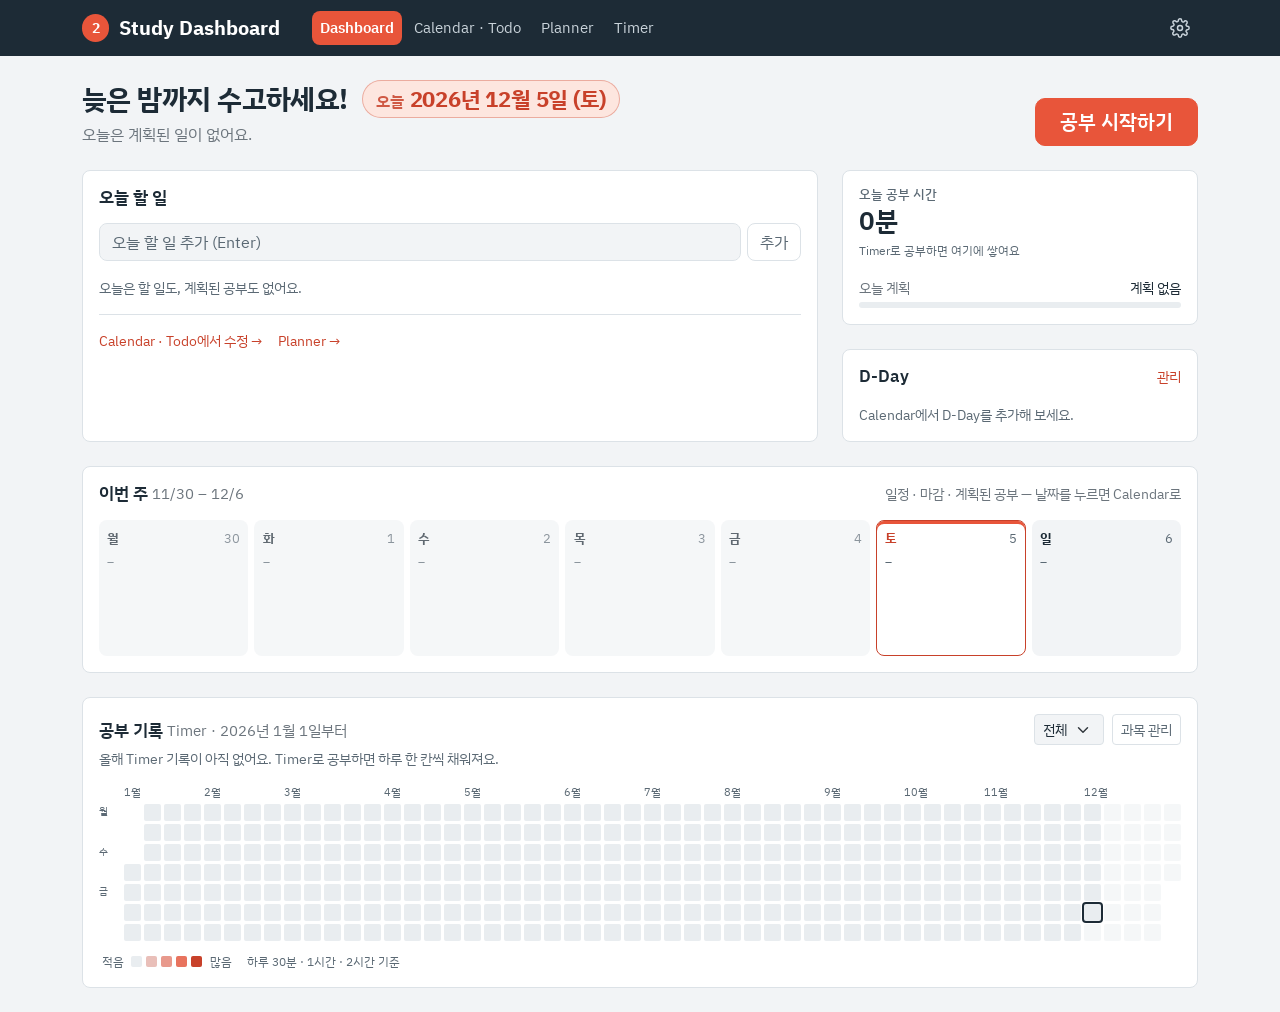
<file: index.html>
<!DOCTYPE html>
<html lang="ko">
<head>
  <meta charset="UTF-8">
  <meta name="viewport" content="width=device-width, initial-scale=1">
  <title>Dashboard | Study Dashboard</title>

  <link rel="preconnect" href="https://fonts.googleapis.com">
  <link rel="preconnect" href="https://fonts.gstatic.com" crossorigin>
  <link rel="stylesheet" href="https://fonts.googleapis.com/css2?family=IBM+Plex+Sans+KR:wght@400;500;600;700&display=swap">
  <link rel="stylesheet" href="https://cdn.jsdelivr.net/npm/bootstrap@5.3.3/dist/css/bootstrap.min.css">
  <link rel="stylesheet" href="css/style.css">
  <link rel="stylesheet" href="css/components.css">
  <link rel="stylesheet" href="css/main.css">
  <link rel="stylesheet" href="css/responsive.css">
  <script src="js/theme.js"></script>  <!-- no defer: applies the saved theme before the page paints -->
</head>
<body>

  <!-- ===== 공통 Header / Navigation (모든 페이지 동일, active만 변경) ===== -->
  <nav class="navbar navbar-expand-lg sd-navbar">
    <div class="container-xl">
      <a class="navbar-brand" href="index.html"><span class="sd-brand-mark">2</span>Study Dashboard</a>
      <button class="navbar-toggler" type="button" data-bs-toggle="collapse" data-bs-target="#sdNav"
              aria-controls="sdNav" aria-expanded="false" aria-label="메뉴 열기">
        <span class="navbar-toggler-icon"></span>
      </button>
      <div class="collapse navbar-collapse" id="sdNav">
        <ul class="navbar-nav ms-lg-3 gap-lg-1">
          <li class="nav-item"><a class="nav-link active" aria-current="page" href="index.html">Dashboard</a></li>
          <li class="nav-item"><a class="nav-link" href="calendar.html">Calendar · Todo</a></li>
          <li class="nav-item"><a class="nav-link" href="planner.html">Planner</a></li>
          <li class="nav-item"><a class="nav-link" href="timer.html">Timer</a></li>
        </ul>
      </div>
    </div>
  </nav>

  <main class="container-xl py-4">
    <!-- 오늘 -->
    <header class="sd-dash-header mb-4">
      <div class="sd-dash-text">
        <div class="sd-dash-title">
          <h1 class="sd-page-title" id="greeting">안녕하세요!</h1>
          <p class="sd-today mb-0" id="todayLabel"></p>
        </div>
        <p class="text-secondary mb-0 mt-1" id="greetingSub"></p>
      </div>
      <a class="btn btn-primary btn-lg px-4 sd-dash-cta" href="timer.html">공부 시작하기</a>
    </header>

    <div class="row g-4 mb-4">
      <!-- 오늘 할 일 (Calendar · Todo의 오늘과 같은 목록) -->
      <section class="col-lg-8" aria-labelledby="listTitle">
        <div class="card h-100"><div class="card-body">
          <div class="d-flex justify-content-between align-items-baseline gap-2 mb-3">
            <h2 class="sd-section-title" id="listTitle">오늘 할 일</h2>
            <span class="small text-secondary" id="listCount"></span>
          </div>
          <form class="sd-quick mb-3" id="quickForm" novalidate>
            <label class="visually-hidden" for="quickTitle">오늘 할 일 추가</label>
            <input class="form-control" id="quickTitle" type="text" maxlength="80" placeholder="오늘 할 일 추가 (Enter)" autocomplete="off">
            <button class="btn btn-outline-secondary" type="submit">추가</button>
          </form>
          <ul class="sd-rows" id="todayList"></ul>
          <p class="sd-rows-empty d-none" id="todayEmpty">오늘은 할 일도, 계획된 공부도 없어요.</p>
          <div class="mt-3 pt-3 border-top d-flex flex-wrap gap-3">
            <a class="sd-more" href="calendar.html">Calendar · Todo에서 수정 →</a>
            <a class="sd-more" href="planner.html">Planner →</a>
          </div>
        </div></div>
      </section>

      <div class="col-lg-4 d-flex flex-column gap-4">
        <!-- 오늘 공부 시간 -->
        <section class="card" aria-labelledby="studyTitle"><div class="card-body">
          <h2 class="sd-stat-label mb-1" id="studyTitle">오늘 공부 시간</h2>
          <div class="sd-stat-value" id="studyTotal">0분</div>
          <div class="sd-stat-note" id="studyNote">Timer 기록 기준</div>
          <div class="mt-3">
            <div class="d-flex justify-content-between small mb-1">
              <span class="text-secondary">오늘 계획</span><span id="planLabel">–</span>
            </div>
            <div class="progress" role="progressbar" aria-label="오늘 계획 진행" aria-valuemin="0" aria-valuemax="100" aria-valuenow="0" id="planBarWrap">
              <div class="progress-bar" id="planBar" style="width:0%"></div>
            </div>
          </div>
        </div></section>

        <!-- D-Day -->
        <section class="card flex-grow-1" aria-labelledby="ddayTitle"><div class="card-body">
          <div class="d-flex justify-content-between align-items-baseline mb-3">
            <h2 class="sd-section-title" id="ddayTitle">D-Day</h2>
            <a class="sd-more" href="calendar.html">관리</a>
          </div>
          <ul class="sd-dday-list" id="ddayList"></ul>
          <p class="sd-empty mb-0 d-none" id="ddayEmpty">Calendar에서 D-Day를 추가해 보세요.</p>
        </div></section>
      </div>
    </div>

    <!-- 이번 주 -->
    <section class="card" aria-labelledby="weekTitle"><div class="card-body">
      <div class="d-flex flex-wrap justify-content-between align-items-baseline gap-2 mb-3">
        <h2 class="sd-section-title" id="weekTitle">이번 주 <span class="small text-secondary fw-normal" id="weekRange"></span></h2>
        <span class="small text-secondary">일정 · 마감 · 계획된 공부 — 날짜를 누르면 Calendar로</span>
      </div>
      <div class="sd-wstrip" id="weekStrip"></div>
    </div></section>

    <!-- 공부 기록: Timer 잔디 -->
    <section class="card mt-4" aria-labelledby="heatTitle"><div class="card-body">
      <div class="d-flex flex-wrap justify-content-between align-items-center gap-2 mb-1">
        <h2 class="sd-section-title" id="heatTitle">공부 기록 <span class="small text-secondary fw-normal" id="heatYear">Timer · 1월 1일부터</span></h2>
        <div class="d-flex align-items-center gap-2">
          <label class="visually-hidden" for="heatSubject">과목</label>
          <select class="form-select form-select-sm" id="heatSubject"></select>
          <button class="btn btn-sm btn-outline-secondary text-nowrap" type="button" id="subjectToggle" aria-expanded="false" aria-controls="subjectBox">과목 관리</button>
        </div>
      </div>
      <p class="sd-heat-summary mb-3" id="heatSummary"></p>

      <div class="sd-subject-box d-none mb-3" id="subjectBox">
        <form class="sd-quick mb-2" id="subjectForm" novalidate>
          <label class="visually-hidden" for="subjectName">과목 이름</label>
          <input class="form-control form-control-sm" id="subjectName" type="text" maxlength="30" placeholder="과목 추가 (예: 자료구조)" autocomplete="off">
          <button class="btn btn-sm btn-primary" type="submit">추가</button>
        </form>
        <ul class="sd-subject-list" id="subjectList"></ul>
        <p class="small text-secondary mb-0">할 일 · 일정 · Timer의 과목 칸에서 "+ 새 과목"으로도 추가돼요. 지워도 기록은 남아요.</p>
      </div>

      <div class="sd-heat-scroll" id="heatGrid"></div>
      <div class="sd-heat-legend mt-2" aria-hidden="true">
        <span>적음</span><i class="lv0"></i><i class="lv1"></i><i class="lv2"></i><i class="lv3"></i><i class="lv4"></i><span>많음</span>
        <span class="ms-2">하루 30분 · 1시간 · 2시간 기준</span>
      </div>
    </div></section>
  </main>

  <div class="toast-container position-fixed bottom-0 end-0 p-3">
    <div class="toast" id="toast" role="status" aria-live="polite" aria-atomic="true">
      <div class="d-flex"><div class="toast-body" id="toastMsg"></div>
        <button type="button" class="btn-close me-2 m-auto" data-bs-dismiss="toast" aria-label="닫기"></button></div>
    </div>
  </div>

  <script src="https://cdn.jsdelivr.net/npm/bootstrap@5.3.3/dist/js/bootstrap.bundle.min.js" defer></script>
  <script src="js/storage.js" defer></script>
  <script src="js/settings.js" defer></script>
  <script src="js/planner.js" defer></script>
  <script src="js/stats.js" defer></script>
  <script src="js/views.js" defer></script>
  <script src="js/heatmap.js" defer></script>
  <script src="js/main.js" defer></script>
</body>
</html>
</file>
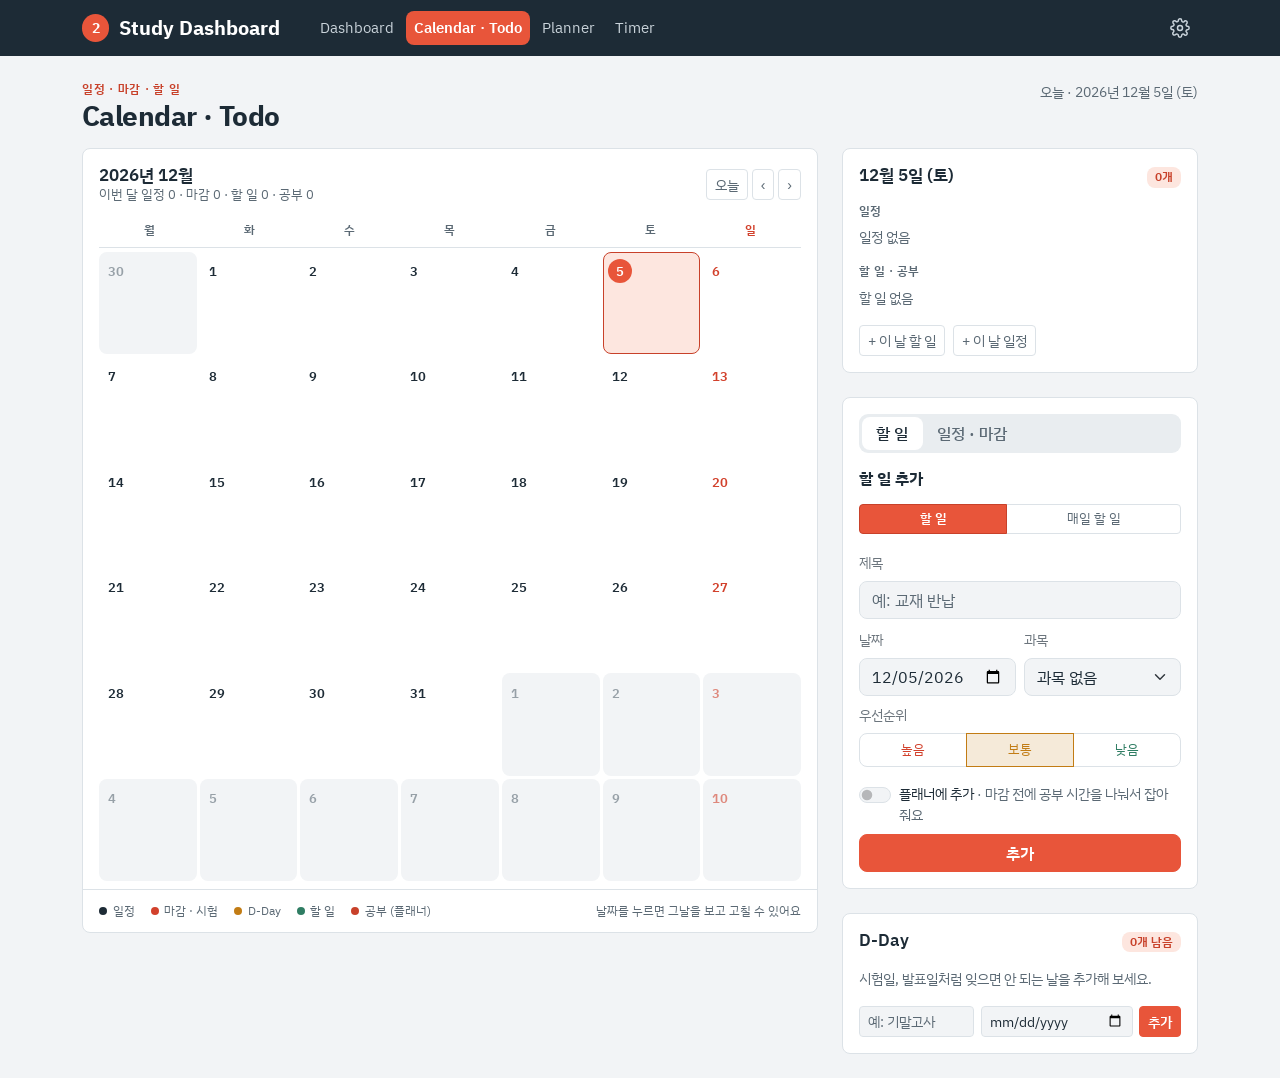
<file: calendar.html>
<!DOCTYPE html>
<html lang="ko">
<head>
  <meta charset="UTF-8">
  <meta name="viewport" content="width=device-width, initial-scale=1">
  <title>Calendar · Todo | Study Dashboard</title>

  <link rel="preconnect" href="https://fonts.googleapis.com">
  <link rel="preconnect" href="https://fonts.gstatic.com" crossorigin>
  <link rel="stylesheet" href="https://fonts.googleapis.com/css2?family=IBM+Plex+Sans+KR:wght@400;500;600;700&display=swap">
  <link rel="stylesheet" href="https://cdn.jsdelivr.net/npm/bootstrap@5.3.3/dist/css/bootstrap.min.css">
  <link rel="stylesheet" href="css/style.css">
  <link rel="stylesheet" href="css/components.css">
  <link rel="stylesheet" href="css/calendar.css">
  <link rel="stylesheet" href="css/responsive.css">
  <script src="js/theme.js"></script>  <!-- no defer: applies the saved theme before the page paints -->
</head>
<body>

  <!-- ===== 공통 Header / Navigation (모든 페이지 동일, active만 변경) ===== -->
  <nav class="navbar navbar-expand-lg sd-navbar">
    <div class="container-xl">
      <a class="navbar-brand" href="index.html"><span class="sd-brand-mark">2</span>Study Dashboard</a>
      <button class="navbar-toggler" type="button" data-bs-toggle="collapse" data-bs-target="#sdNav"
              aria-controls="sdNav" aria-expanded="false" aria-label="메뉴 열기">
        <span class="navbar-toggler-icon"></span>
      </button>
      <div class="collapse navbar-collapse" id="sdNav">
        <ul class="navbar-nav ms-lg-3 gap-lg-1">
          <li class="nav-item"><a class="nav-link" href="index.html">Dashboard</a></li>
          <li class="nav-item"><a class="nav-link active" aria-current="page" href="calendar.html">Calendar · Todo</a></li>
          <li class="nav-item"><a class="nav-link" href="planner.html">Planner</a></li>
          <li class="nav-item"><a class="nav-link" href="timer.html">Timer</a></li>
        </ul>
      </div>
    </div>
  </nav>

  <main class="container-xl py-4">
    <header class="d-flex flex-wrap justify-content-between align-items-end gap-2 mb-3">
      <div>
        <div class="sd-eyebrow">일정 · 마감 · 할 일</div>
        <h1 class="sd-page-title">Calendar · Todo</h1>
      </div>
      <p class="sd-today mb-0" id="todayLabel"></p>
    </header>

    <div class="row g-4 align-items-start">
      <!-- 왼쪽: 달력 -->
      <section class="col-lg-8" aria-labelledby="monthTitle">
        <div class="card">
          <div class="card-body pb-2">
            <div class="d-flex flex-wrap justify-content-between align-items-center gap-2 mb-2">
              <div>
                <h2 class="sd-section-title" id="monthTitle">달력</h2>
                <p class="sd-cal-summary mb-0" id="monthSummary"></p>
              </div>
              <div class="d-flex gap-1">
                <button class="btn btn-sm btn-outline-secondary" type="button" id="todayBtn">오늘</button>
                <button class="btn btn-sm btn-outline-secondary" type="button" id="prevMonth" aria-label="이전 달">‹</button>
                <button class="btn btn-sm btn-outline-secondary" type="button" id="nextMonth" aria-label="다음 달">›</button>
              </div>
            </div>

            <div class="sd-cal-weekdays" aria-hidden="true">
              <span>월</span><span>화</span><span>수</span><span>목</span><span>금</span><span>토</span><span class="is-sun">일</span>
            </div>
            <div class="sd-cal-grid" id="calendarGrid" aria-label="날짜 선택 달력"></div>
          </div>
          <div class="sd-cal-legend">
            <span><i class="sd-dot sd-kind-schedule"></i>일정</span>
            <span><i class="sd-dot sd-kind-deadline"></i>마감 · 시험</span>
            <span><i class="sd-dot sd-kind-dday"></i>D-Day</span>
            <span><i class="sd-dot sd-kind-todo"></i>할 일</span>
            <span><i class="sd-dot sd-kind-session"></i>공부 (플래너)</span>
            <span class="sd-cal-hint">날짜를 누르면 그날을 보고 고칠 수 있어요</span>
          </div>
        </div>
      </section>

      <!-- 오른쪽: 선택한 날 · 추가 · D-Day -->
      <div class="col-lg-4 d-grid gap-4">
        <section class="card" aria-labelledby="selectedTitle"><div class="card-body">
          <div class="d-flex justify-content-between align-items-baseline gap-2 mb-3">
            <h2 class="sd-section-title" id="selectedTitle">선택한 날</h2>
            <span class="badge sd-count" id="selectedCount">0개</span>
          </div>

          <h3 class="sd-sub">일정</h3>
          <ul class="sd-day-items mb-3" id="eventList"></ul>
          <p class="sd-rows-empty small mb-3 d-none" id="eventEmpty">일정 없음</p>

          <h3 class="sd-sub">할 일 · 공부</h3>
          <ul class="sd-rows" id="dayList"></ul>
          <p class="sd-rows-empty small d-none" id="dayEmpty">할 일 없음</p>

          <div class="d-flex flex-wrap gap-2 mt-3">
            <button class="btn btn-sm btn-outline-secondary" type="button" id="addTodoHere">+ 이 날 할 일</button>
            <button class="btn btn-sm btn-outline-secondary" type="button" id="addEventHere">+ 이 날 일정</button>
          </div>
        </div></section>

        <section class="card" aria-label="추가 · 수정" id="addCard"><div class="card-body">
          <ul class="nav nav-pills sd-view-tabs mb-3" role="tablist">
            <li class="nav-item" role="presentation">
              <button class="nav-link active" id="tabTodo" data-bs-toggle="pill" data-bs-target="#paneTodo" type="button" role="tab" aria-controls="paneTodo" aria-selected="true">할 일</button>
            </li>
            <li class="nav-item" role="presentation">
              <button class="nav-link" id="tabEvent" data-bs-toggle="pill" data-bs-target="#paneEvent" type="button" role="tab" aria-controls="paneEvent" aria-selected="false">일정 · 마감</button>
            </li>
          </ul>
          <div class="tab-content">
            <div class="tab-pane fade show active" id="paneTodo" role="tabpanel" aria-labelledby="tabTodo">
              <div id="todoFormRoot"></div>
            </div>

            <div class="tab-pane fade" id="paneEvent" role="tabpanel" aria-labelledby="tabEvent">
              <form id="eventForm" class="d-grid gap-2" novalidate>
                <h2 class="h6 fw-bold d-flex justify-content-between align-items-center mb-1">
                  <span id="eventHeading">일정 추가</span>
                  <span class="badge rounded-pill sd-editing-badge d-none" id="eventBadge">수정 중</span>
                </h2>
                <div class="btn-group w-100" role="group" aria-label="종류">
                  <input type="radio" class="btn-check" name="kind" id="kindSchedule" value="schedule" checked>
                  <label class="btn btn-outline-secondary btn-sm" for="kindSchedule">일정</label>
                  <input type="radio" class="btn-check" name="kind" id="kindDeadline" value="deadline">
                  <label class="btn btn-outline-secondary btn-sm" for="kindDeadline">마감</label>
                </div>
                <div>
                  <label class="form-label small mb-1" for="eventTitle">이름</label>
                  <input class="form-control" id="eventTitle" type="text" maxlength="80" placeholder="예: 동아리 MT" required autocomplete="off">
                </div>
                <div>
                  <label class="form-label small mb-1" for="eventDate">날짜</label>
                  <input class="form-control" id="eventDate" type="date" required>
                </div>

                <div class="row g-2" id="scheduleFields">
                  <div class="col-6">
                    <label class="form-label small mb-1" for="eventStart">시작 <span class="sd-hint">선택</span></label>
                    <input class="form-control" id="eventStart" type="time">
                  </div>
                  <div class="col-6">
                    <label class="form-label small mb-1" for="eventEnd">끝 <span class="sd-hint">선택</span></label>
                    <input class="form-control" id="eventEnd" type="time">
                  </div>
                </div>

                <div class="row g-2 d-none" id="deadlineFields">
                  <div class="col-6">
                    <label class="form-label small mb-1" for="eventType">종류</label>
                    <select class="form-select" id="eventType"></select>
                  </div>
                  <div class="col-6">
                    <label class="form-label small mb-1" for="eventPriority">우선순위</label>
                    <select class="form-select" id="eventPriority"></select>
                  </div>
                  <div class="col-12">
                    <label class="form-label small mb-1" for="eventSubject">과목</label>
                    <select class="form-select" id="eventSubject"></select>
                  </div>
                  <div class="col-12">
                    <div class="form-check">
                      <input class="form-check-input" type="checkbox" id="eventShowDday" checked>
                      <label class="form-check-label small" for="eventShowDday">D-Day로 표시</label>
                    </div>
                    <p class="sd-hint small mb-0">마감은 플래너에 자동으로 들어가요 (작업량은 Planner에서 조정).</p>
                  </div>
                </div>

                <div class="d-flex gap-2 mt-1">
                  <button class="btn btn-primary flex-grow-1" type="submit" id="eventSubmit">+ 추가</button>
                  <button class="btn btn-outline-secondary d-none" type="button" id="eventCancel">취소</button>
                </div>
                <p class="sd-form-status small mb-0" id="formStatus" role="status" aria-live="polite"></p>
              </form>
            </div>
          </div>
        </div></section>

        <section class="card" aria-labelledby="ddayTitle"><div class="card-body">
          <div class="d-flex justify-content-between align-items-baseline mb-3">
            <h2 class="sd-section-title" id="ddayTitle">D-Day</h2>
            <span class="badge sd-count" id="ddayCount">0개</span>
          </div>
          <ul class="sd-dday-list" id="ddayList"></ul>
          <p class="sd-empty mb-0 d-none" id="ddayEmpty">시험일, 발표일처럼 잊으면 안 되는 날을 추가해 보세요.</p>

          <form id="ddayForm" class="sd-dday-form mt-3" novalidate>
            <label class="visually-hidden" for="ddayName">D-Day 이름</label>
            <input class="form-control form-control-sm" id="ddayName" type="text" maxlength="80" placeholder="예: 기말고사" required autocomplete="off">
            <label class="visually-hidden" for="ddayDate">목표 날짜</label>
            <input class="form-control form-control-sm" id="ddayDate" type="date" required>
            <button class="btn btn-sm btn-primary" type="submit">추가</button>
          </form>
          <p class="sd-form-status small mb-0 mt-1" id="ddayStatus" role="status" aria-live="polite"></p>
        </div></section>
      </div>
    </div>
  </main>

  <div class="toast-container position-fixed bottom-0 end-0 p-3">
    <div class="toast" id="toast" role="status" aria-live="polite" aria-atomic="true">
      <div class="d-flex"><div class="toast-body" id="toastMsg"></div>
        <button type="button" class="btn-close me-2 m-auto" data-bs-dismiss="toast" aria-label="닫기"></button></div>
    </div>
  </div>

  <script src="https://cdn.jsdelivr.net/npm/bootstrap@5.3.3/dist/js/bootstrap.bundle.min.js" defer></script>
  <script src="js/storage.js" defer></script>
  <script src="js/settings.js" defer></script>
  <script src="js/planner.js" defer></script>
  <script src="js/views.js" defer></script>
  <script src="js/todoform.js" defer></script>
  <script src="js/calendar.js" defer></script>
</body>
</html>
</file>
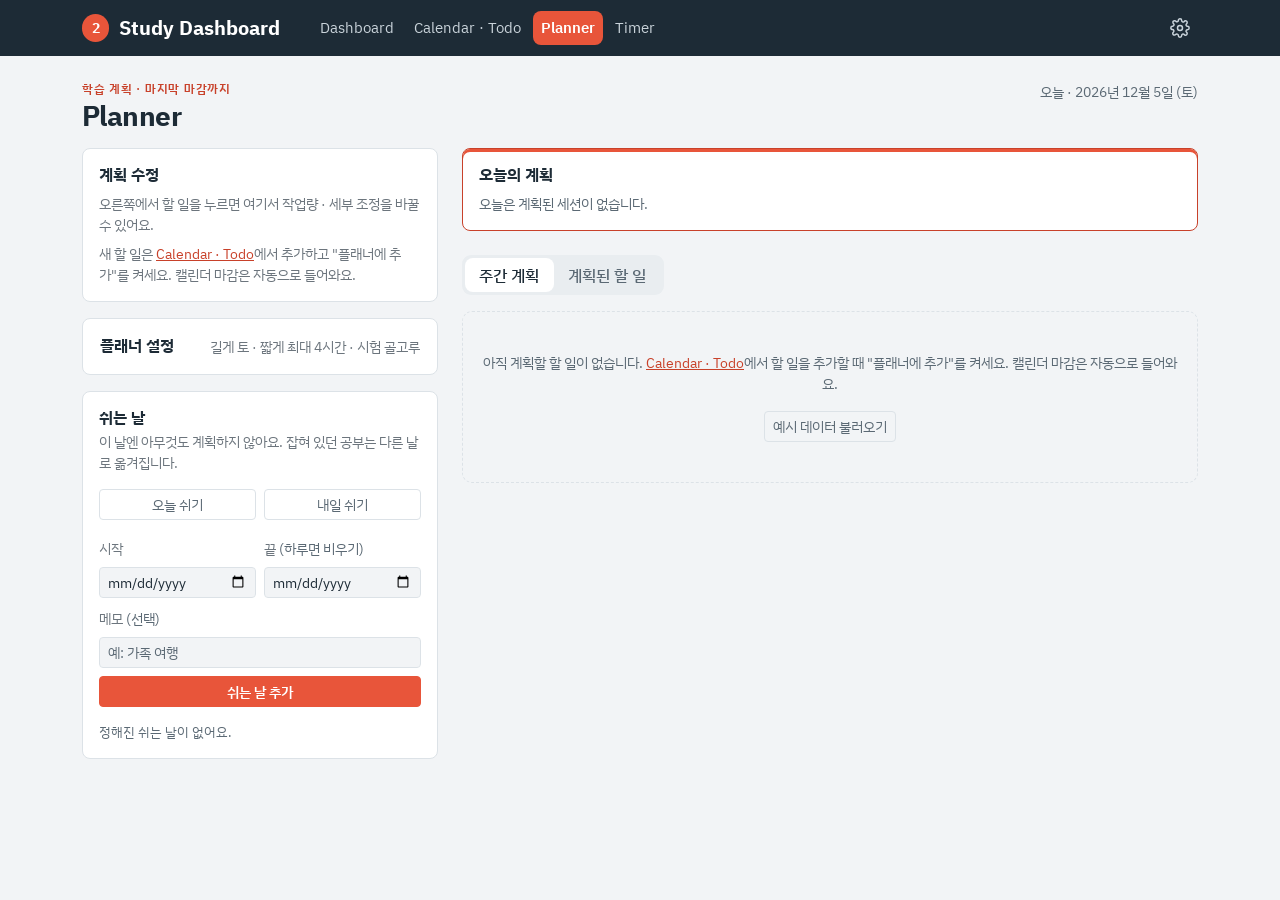
<file: planner.html>
<!DOCTYPE html>
<html lang="ko">
<head>
  <meta charset="UTF-8">
  <meta name="viewport" content="width=device-width, initial-scale=1">
  <title>Planner | Study Dashboard</title>

  <link rel="preconnect" href="https://fonts.googleapis.com">
  <link rel="preconnect" href="https://fonts.gstatic.com" crossorigin>
  <link rel="stylesheet" href="https://fonts.googleapis.com/css2?family=IBM+Plex+Sans+KR:wght@400;500;600;700&display=swap">
  <link rel="stylesheet" href="https://cdn.jsdelivr.net/npm/bootstrap@5.3.3/dist/css/bootstrap.min.css">
  <link rel="stylesheet" href="css/style.css">
  <link rel="stylesheet" href="css/components.css">
  <link rel="stylesheet" href="css/planner.css">
  <link rel="stylesheet" href="css/responsive.css">
  <script src="js/theme.js"></script>  <!-- no defer: applies the saved theme before the page paints -->
</head>
<body>

  <!-- ===== 공통 Header / Navigation (모든 페이지 동일, active만 변경) ===== -->
  <nav class="navbar navbar-expand-lg sd-navbar">
    <div class="container-xl">
      <a class="navbar-brand" href="index.html"><span class="sd-brand-mark">2</span>Study Dashboard</a>
      <button class="navbar-toggler" type="button" data-bs-toggle="collapse" data-bs-target="#sdNav"
              aria-controls="sdNav" aria-expanded="false" aria-label="메뉴 열기">
        <span class="navbar-toggler-icon"></span>
      </button>
      <div class="collapse navbar-collapse" id="sdNav">
        <ul class="navbar-nav ms-lg-3 gap-lg-1">
          <li class="nav-item"><a class="nav-link" href="index.html">Dashboard</a></li>
          <li class="nav-item"><a class="nav-link" href="calendar.html">Calendar · Todo</a></li>
          <li class="nav-item"><a class="nav-link active" aria-current="page" href="planner.html">Planner</a></li>
          <li class="nav-item"><a class="nav-link" href="timer.html">Timer</a></li>
        </ul>
      </div>
    </div>
  </nav>

  <main class="container-xl py-4">
    <header class="d-flex flex-wrap justify-content-between align-items-end gap-2 mb-3">
      <div>
        <div class="sd-eyebrow">학습 계획 · 마지막 마감까지</div>
        <h1 class="sd-page-title">Planner</h1>
      </div>
      <p class="sd-today mb-0" id="todayLabel"></p>
    </header>

    <div class="row g-4 align-items-start">
      <!-- 왼쪽: 계획할 할 일 + 설정 + 쉬는 날 -->
      <div class="col-lg-4">
        <div class="sd-form-card d-grid gap-3">
          <section class="card" aria-label="계획 수정"><div class="card-body" id="formRoot"></div></section>

          <section class="card" aria-labelledby="settingsTitle">
            <div class="card-body">
              <button class="btn btn-link p-0 w-100 d-flex justify-content-between align-items-center sd-collapse-btn" type="button"
                      data-bs-toggle="collapse" data-bs-target="#settingsBody" aria-expanded="false" aria-controls="settingsBody">
                <span class="h6 fw-bold mb-0" id="settingsTitle">플래너 설정</span>
                <span class="small text-secondary" id="settingsSummary"></span>
              </button>
              <div class="collapse" id="settingsBody">
                <div class="pt-3">
                  <span class="form-label small text-secondary d-block" id="availLabel">내 일주일 · 눌러서 바꾸기 (쉼 → 짧게 → 길게)</span>
                  <div class="sd-weekpick mb-1" id="weekPick" role="group" aria-labelledby="availLabel"></div>
                  <p class="small text-secondary mb-3">매주 반복되는 패턴이에요. 짧게: 몇 시간 공부 가능 · 길게: 종일 가능 · 특정 날짜를 쉬려면 아래 '쉬는 날'.</p>

                  <div class="row g-2 mb-3">
                    <div class="col-6">
                      <label for="shortHours" class="form-label small text-secondary">짧게 날 최대 공부</label>
                      <select class="form-select" id="shortHours"></select>
                    </div>
                    <div class="col-6">
                      <label for="longHours" class="form-label small text-secondary">종일 = </label>
                      <select class="form-select" id="longHours"></select>
                    </div>
                  </div>

                  <span class="form-label small text-secondary d-block" id="examStyleLabel">시험 공부 방식</span>
                  <div class="btn-group w-100 mb-1" role="group" aria-labelledby="examStyleLabel">
                    <input type="radio" class="btn-check" name="examStyle" id="examStyleMix" value="mix" autocomplete="off">
                    <label class="btn btn-outline-secondary btn-sm sd-size-btn" for="examStyleMix">골고루</label>
                    <input type="radio" class="btn-check" name="examStyle" id="examStyleSingle" value="single" autocomplete="off">
                    <label class="btn btn-outline-secondary btn-sm sd-size-btn" for="examStyleSingle">하루 한 과목</label>
                  </div>
                  <p class="small text-secondary mb-3" id="examStyleHint"></p>

                  <div class="form-check form-switch mb-3">
                    <input class="form-check-input" type="checkbox" role="switch" id="startEarly">
                    <label class="form-check-label small" for="startEarly">시간 여유가 있으면 시험 공부를 미리 시작 <span class="text-secondary">(이틀에 한 번 1시간, 건너뛰어도 보충 없음)</span></label>
                  </div>
                </div>
              </div>
            </div>
          </section>

          <section class="card sd-break-card" aria-labelledby="breakTitle">
            <div class="card-body">
              <div class="d-flex justify-content-between align-items-baseline gap-2 mb-1">
                <h2 class="h6 fw-bold mb-0" id="breakTitle">쉬는 날</h2>
                <span class="small text-secondary" id="breakCount"></span>
              </div>
              <p class="small text-secondary mb-3">이 날엔 아무것도 계획하지 않아요. 잡혀 있던 공부는 다른 날로 옮겨집니다.</p>
              <div class="d-flex gap-2 mb-3">
                <button type="button" class="btn btn-sm btn-outline-secondary flex-fill" id="breakToday">오늘 쉬기</button>
                <button type="button" class="btn btn-sm btn-outline-secondary flex-fill" id="breakTomorrow">내일 쉬기</button>
              </div>
              <div class="row g-2 mb-2">
                <div class="col-6">
                  <label for="breakFrom" class="form-label small text-secondary">시작</label>
                  <input type="date" class="form-control form-control-sm" id="breakFrom">
                </div>
                <div class="col-6">
                  <label for="breakTo" class="form-label small text-secondary">끝 <span class="sd-hint">(하루면 비우기)</span></label>
                  <input type="date" class="form-control form-control-sm" id="breakTo">
                </div>
                <div class="col-12">
                  <label for="breakNote" class="form-label small text-secondary">메모 <span class="sd-hint">(선택)</span></label>
                  <input type="text" class="form-control form-control-sm" id="breakNote" maxlength="20" placeholder="예: 가족 여행" autocomplete="off">
                </div>
              </div>
              <p class="sd-break-error small mb-2 d-none" id="breakError" role="alert"></p>
              <button type="button" class="btn btn-sm btn-primary w-100" id="addBreak">쉬는 날 추가</button>
              <ul class="sd-break-list mt-3 mb-0" id="breakList"></ul>
            </div>
          </section>
        </div>
      </div>

      <!-- 오른쪽: 오늘 + 주간 계획 / 계획된 할 일 -->
      <div class="col-lg-8">
        <section class="card sd-today-card mb-4" aria-labelledby="todayTitle">
          <div class="card-body">
            <div class="d-flex flex-wrap justify-content-between align-items-baseline gap-2 mb-2">
              <h2 class="h6 fw-bold mb-0" id="todayTitle">오늘의 계획</h2>
              <span class="small text-secondary" id="todayCount"></span>
            </div>
            <div class="alert alert-warning py-2 small d-none" id="overflowAlert" role="status"></div>
            <div class="sd-break-today d-none" id="breakTodayNote">
              <span id="breakTodayText">오늘은 쉬는 날이에요.</span>
              <button type="button" class="btn btn-sm btn-link p-0" id="breakTodayUndo">취소하고 공부하기</button>
            </div>
            <ul class="sd-rows" id="todayPlan"></ul>
            <p class="sd-rows-empty d-none" id="todayEmpty">오늘은 계획된 세션이 없습니다.</p>
          </div>
        </section>

        <div class="sd-toolbar d-flex flex-wrap justify-content-between align-items-center gap-2 mb-3">
          <ul class="nav nav-pills sd-view-tabs" role="group" aria-label="보기 전환">
            <li class="nav-item"><button type="button" class="nav-link active" data-view="week" aria-pressed="true">주간 계획</button></li>
            <li class="nav-item"><button type="button" class="nav-link" data-view="list" aria-pressed="false">계획된 할 일</button></li>
          </ul>
          <div class="d-flex flex-wrap align-items-center gap-2 invisible" id="listFilters">
            <select class="form-select form-select-sm" id="filterStatus" aria-label="상태 필터">
              <option value="open">진행 중</option>
              <option value="done">완료</option>
              <option value="all">전체</option>
            </select>
            <select class="form-select form-select-sm" id="filterType" aria-label="종류 필터">
              <option value="all">모든 종류</option>
            </select>
          </div>
        </div>

        <div id="weekView">
          <div class="d-flex flex-wrap align-items-center gap-2 mb-3">
            <strong class="me-auto" id="weekLabel"></strong>
            <div class="btn-group btn-group-sm" role="group" aria-label="주 선택">
              <input type="radio" class="btn-check" name="weekPick" id="wk0" value="0" checked>
              <label class="btn btn-outline-secondary" for="wk0">오늘부터 7일</label>
              <input type="radio" class="btn-check" name="weekPick" id="wk1" value="7">
              <label class="btn btn-outline-secondary" for="wk1">그다음 7일</label>
            </div>
          </div>
          <div class="sd-week" id="weekGrid"></div>
          <p class="small text-secondary mt-2 mb-0">세션 위치는 오늘 기준 예상입니다. 할 일을 추가하거나 세션을 체크하면 자동으로 다시 계산됩니다.</p>
        </div>

        <div id="listView" class="d-none"></div>

        <div class="sd-empty d-none" id="emptyState">
          <p class="mb-3">아직 계획할 할 일이 없습니다. <a href="calendar.html">Calendar · Todo</a>에서 할 일을 추가할 때 "플래너에 추가"를 켜세요. 캘린더 마감은 자동으로 들어와요.</p>
          <button type="button" class="btn btn-sm btn-outline-secondary" id="seedBtn">예시 데이터 불러오기</button>
        </div>
      </div>
    </div>
  </main>

  <!-- 계획된 할 일 1개 (planner-page.js가 복제) -->
  <template id="tplTask">
    <li class="sd-task">
      <input class="form-check-input" type="checkbox" data-action="complete" aria-label="완료">
      <div class="sd-task-body">
        <span class="sd-task-title"></span>
        <div class="sd-task-meta">
          <span class="badge rounded-pill sd-type"></span>
          <span class="sd-size" aria-label=""></span>
          <span class="badge rounded-pill sd-subj"></span>
          <span class="sd-studied"></span>
          <span class="sd-when"></span>
          <span class="badge rounded-pill sd-custom d-none">맞춤</span>
          <span class="badge rounded-pill sd-source d-none">캘린더</span>
          <span class="badge rounded-pill sd-orphan d-none">캘린더에서 삭제됨</span>
        </div>
      </div>
      <div class="sd-task-actions">
        <button type="button" class="btn btn-sm btn-link" data-action="edit">수정</button>
      </div>
    </li>
  </template>

  <div class="toast-container position-fixed bottom-0 end-0 p-3">
    <div class="toast align-items-center" id="toast" role="status" aria-live="polite" aria-atomic="true">
      <div class="d-flex">
        <div class="toast-body" id="toastMsg"></div>
        <button type="button" class="btn-close me-2 m-auto" data-bs-dismiss="toast" aria-label="닫기"></button>
      </div>
    </div>
  </div>

  <script src="https://cdn.jsdelivr.net/npm/bootstrap@5.3.3/dist/js/bootstrap.bundle.min.js" defer></script>
  <script src="js/storage.js" defer></script>
  <script src="js/settings.js" defer></script>
  <script src="js/planner.js" defer></script>
  <script src="js/views.js" defer></script>
  <script src="js/todoform.js" defer></script>
  <script src="js/planner-page.js" defer></script>
</body>
</html>
</file>
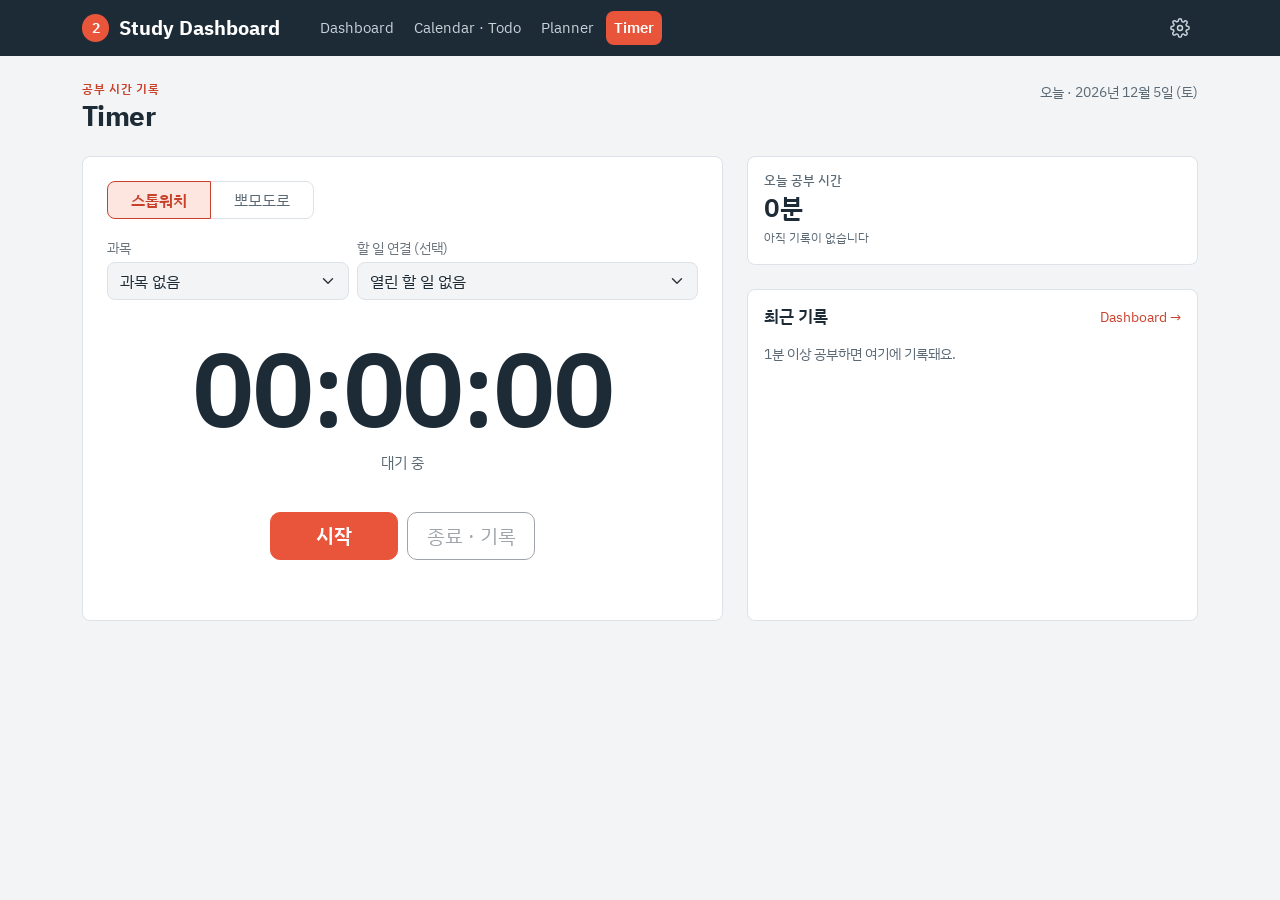
<file: timer.html>
<!DOCTYPE html>
<html lang="ko">
<head>
  <meta charset="UTF-8">
  <meta name="viewport" content="width=device-width, initial-scale=1">
  <title>Timer | Study Dashboard</title>

  <link rel="preconnect" href="https://fonts.googleapis.com">
  <link rel="preconnect" href="https://fonts.gstatic.com" crossorigin>
  <link rel="stylesheet" href="https://fonts.googleapis.com/css2?family=IBM+Plex+Sans+KR:wght@400;500;600;700&display=swap">
  <link rel="stylesheet" href="https://cdn.jsdelivr.net/npm/bootstrap@5.3.3/dist/css/bootstrap.min.css">
  <link rel="stylesheet" href="css/style.css">
  <link rel="stylesheet" href="css/components.css">
  <link rel="stylesheet" href="css/timer.css">
  <link rel="stylesheet" href="css/responsive.css">
  <script src="js/theme.js"></script>  <!-- no defer: applies the saved theme before the page paints -->
</head>
<body>

  <!-- ===== 공통 Header / Navigation (모든 페이지 동일, active만 변경) ===== -->
  <nav class="navbar navbar-expand-lg sd-navbar">
    <div class="container-xl">
      <a class="navbar-brand" href="index.html"><span class="sd-brand-mark">2</span>Study Dashboard</a>
      <button class="navbar-toggler" type="button" data-bs-toggle="collapse" data-bs-target="#sdNav"
              aria-controls="sdNav" aria-expanded="false" aria-label="메뉴 열기">
        <span class="navbar-toggler-icon"></span>
      </button>
      <div class="collapse navbar-collapse" id="sdNav">
        <ul class="navbar-nav ms-lg-3 gap-lg-1">
          <li class="nav-item"><a class="nav-link" href="index.html">Dashboard</a></li>
          <li class="nav-item"><a class="nav-link" href="calendar.html">Calendar · Todo</a></li>
          <li class="nav-item"><a class="nav-link" href="planner.html">Planner</a></li>
          <li class="nav-item"><a class="nav-link active" aria-current="page" href="timer.html">Timer</a></li>
        </ul>
      </div>
    </div>
  </nav>
  <main class="container-xl py-4">
    <header class="d-flex flex-wrap justify-content-between align-items-end gap-2 mb-4">
      <div>
        <div class="sd-eyebrow">공부 시간 기록</div>
        <h1 class="sd-page-title">Timer</h1>
      </div>
      <p class="sd-today mb-0" id="todayLabel"></p>
    </header>

    <div class="row g-4">
      <!-- 타이머 -->
      <section class="col-lg-7" aria-labelledby="timerTitle">
        <div class="card h-100"><div class="card-body p-3 p-sm-4">
          <h2 class="visually-hidden" id="timerTitle">타이머</h2>

          <div class="btn-group sd-mode-tabs mb-3" role="group" aria-label="타이머 종류">
            <button type="button" class="btn btn-outline-secondary" data-mode="stopwatch">스톱워치</button>
            <button type="button" class="btn btn-outline-secondary" data-mode="pomodoro">뽀모도로</button>
          </div>

          <div class="row g-2 mb-3">
            <div class="col-sm-5">
              <label class="form-label small text-secondary mb-1" for="subjectSelect">과목</label>
              <select class="form-select" id="subjectSelect"></select>
            </div>
            <div class="col-sm-7">
              <label class="form-label small text-secondary mb-1" for="taskSelect">할 일 연결 <span class="fw-normal">(선택)</span></label>
              <select class="form-select" id="taskSelect"></select>
            </div>
          </div>

          <div class="btn-group btn-group-sm sd-phase-tabs w-100 mb-2" role="group" aria-label="뽀모도로 단계" id="phaseTabs">
            <button type="button" class="btn btn-outline-secondary" data-phase="focus">집중</button>
            <button type="button" class="btn btn-outline-secondary" data-phase="short">짧은 휴식</button>
            <button type="button" class="btn btn-outline-secondary" data-phase="long">긴 휴식</button>
          </div>

          <div class="sd-clock-wrap">
            <div class="sd-clock" id="clock" role="timer" aria-live="off">00:00:00</div>
            <p class="sd-clock-status" id="clockStatus">대기 중</p>
            <div class="progress sd-phase-progress" role="progressbar" aria-label="이번 단계 진행" aria-valuemin="0" aria-valuemax="100" aria-valuenow="0" id="phaseBarWrap">
              <div class="progress-bar" id="phaseBar" style="width:0%"></div>
            </div>
          </div>

          <div class="sd-timer-controls">
            <button type="button" class="btn btn-primary btn-lg" id="startBtn">시작</button>
            <button type="button" class="btn btn-outline-secondary btn-lg" id="stopBtn">종료 · 기록</button>
            <button type="button" class="btn btn-outline-secondary btn-lg" id="resetBtn">리셋</button>
          </div>
          <p class="sd-timer-notice" id="notice" role="status" aria-live="polite"></p>

          <fieldset class="sd-minutes mt-3" id="minutesBox">
            <legend class="small text-secondary mb-2">시간 설정 (분)</legend>
            <div class="sd-minutes-grid">
              <label class="sd-minutes-field">
                <span>집중</span>
                <input class="form-control" type="number" inputmode="numeric" min="1" max="120" data-phase="focus">
              </label>
              <label class="sd-minutes-field">
                <span>짧은 휴식</span>
                <input class="form-control" type="number" inputmode="numeric" min="1" max="30" data-phase="short">
              </label>
              <label class="sd-minutes-field">
                <span>긴 휴식</span>
                <input class="form-control" type="number" inputmode="numeric" min="1" max="60" data-phase="long">
              </label>
            </div>
            <p class="sd-stat-note mb-0">집중이 끝나면 자동으로 기록돼요. 4번째 집중 뒤에는 긴 휴식.</p>
          </fieldset>
        </div></div>
      </section>

      <!-- 오늘 · 최근 기록 -->
      <div class="col-lg-5 d-flex flex-column gap-4">
        <section class="card" aria-labelledby="todayTitle"><div class="card-body">
          <h2 class="sd-stat-label mb-1" id="todayTitle">오늘 공부 시간</h2>
          <div class="sd-stat-value" id="todayTotal">0분</div>
          <div class="sd-stat-note" id="todayNote">아직 기록이 없습니다</div>
        </div></section>

        <section class="card flex-grow-1" aria-labelledby="recentTitle"><div class="card-body">
          <div class="d-flex justify-content-between align-items-baseline mb-3">
            <h2 class="sd-section-title" id="recentTitle">최근 기록</h2>
            <a class="sd-more" href="index.html">Dashboard →</a>
          </div>
          <ul class="sd-log-list" id="recentList"></ul>
          <p class="sd-empty mb-0 d-none" id="recentEmpty">1분 이상 공부하면 여기에 기록돼요.</p>
        </div></section>
      </div>
    </div>
  </main>

  <script src="https://cdn.jsdelivr.net/npm/bootstrap@5.3.3/dist/js/bootstrap.bundle.min.js" defer></script>
  <script src="js/storage.js" defer></script>
  <script src="js/settings.js" defer></script>
  <script src="js/stats.js" defer></script>
  <script src="js/views.js" defer></script>
  <script src="js/timer.js" defer></script>
</body>
</html>
</file>
<file: css/components.css>
/* =========================================================
   Shared components (js/views.js, js/todoform.js)
   Day list · week strip · to-do form · badges.
   Loaded by Main, Calendar · Todo, Planner. Colors = style.css tokens only.
   Maintainer: 김주환
   ========================================================= */

/* ---------- kind colors (Calendar chips, day list, week strip) ---------- */
.sd-kind-schedule { --kind: var(--sd-ink); }
.sd-kind-deadline { --kind: var(--sd-high); }
.sd-kind-dday     { --kind: var(--sd-mid); }
.sd-kind-task, .sd-kind-todo { --kind: var(--sd-low); }
.sd-kind-daily    { --kind: var(--sd-mid); }
.sd-kind-due      { --kind: var(--sd-high); }
.sd-kind-session  { --kind: var(--sd-accent-text); }

.sd-hint { color: var(--sd-muted); font-weight: 400; }
.sd-count { background: var(--sd-accent-soft); color: var(--sd-accent-text); font-weight: 600; }

/* ---------- badges ---------- */
.sd-kind { color: var(--kind); background: color-mix(in srgb, var(--kind) 13%, transparent); }
.sd-type { background: var(--sd-sunk); color: var(--sd-ink); }
.sd-type-exam { background: color-mix(in srgb, var(--sd-high) 13%, transparent); color: var(--sd-high); }
.sd-type-project { background: var(--sd-accent-soft); color: var(--sd-accent-text); }
.sd-block { font-weight: 600; background: var(--sd-sunk); color: var(--sd-ink); }
.sd-block-day { background: var(--sd-accent); color: var(--sd-accent-ink); }
.sd-reason { font-weight: 600; }
.sd-reason-overdue { color: var(--sd-high); background: color-mix(in srgb, var(--sd-high) 13%, transparent); }
.sd-reason-due { color: var(--sd-mid); background: color-mix(in srgb, var(--sd-mid) 16%, transparent); }
.sd-reason-catchup, .sd-reason-fallback { color: var(--sd-accent-text); background: var(--sd-accent-soft); }
.sd-reason-early { color: var(--sd-low); background: color-mix(in srgb, var(--sd-low) 13%, transparent); }

/* ---------- day list ---------- */
.sd-rows { list-style: none; margin: 0; padding: 0; display: grid; gap: .4rem; }
.sd-row {
  display: grid; grid-template-columns: 1.2rem minmax(0, 1fr); gap: .65rem; align-items: start;
  padding: .55rem .7rem; border-radius: var(--sd-radius-sm); background: var(--sd-bg); border-left: 3px solid var(--kind, var(--sd-line));
}
.sd-row-todo { --kind: var(--sd-low); }
.sd-row-daily { --kind: var(--sd-mid); }
.sd-row-due { --kind: var(--sd-high); }
.sd-row-session, .sd-row-studied { --kind: var(--sd-accent-text); }
.sd-row .form-check-input { width: 1.2rem; height: 1.2rem; margin: .1rem 0 0; cursor: pointer; }
.sd-row-mark { width: 1.2rem; text-align: center; color: var(--sd-muted); font-weight: 700; line-height: 1.5; }
.sd-row-body { min-width: 0; }
.sd-row-title { display: block; font-weight: 500; overflow-wrap: anywhere; cursor: pointer; text-align: left; }
button.sd-row-title { background: none; border: 0; padding: 0; color: inherit; }
button.sd-row-title:hover, button.sd-row-title:focus-visible { color: var(--sd-accent-text); text-decoration: underline; }
.sd-row-meta { display: flex; flex-wrap: wrap; align-items: center; gap: .3rem; margin-top: .2rem; font-size: .75rem; color: var(--sd-muted); }
.sd-row-meta .badge { font-size: .68rem; }
.sd-row-due { font-variant-numeric: tabular-nums; }
.sd-row.is-done { opacity: .6; }
.sd-row.is-done .sd-row-title { text-decoration: line-through; }
.sd-row-studied.is-done { opacity: .75; }
.sd-row-studied.is-done .sd-row-title { text-decoration: none; }
.sd-rows-empty { color: var(--sd-muted); font-size: .9rem; margin: 0; }

.sd-row.has-finish { grid-template-columns: 1.2rem minmax(0, 1fr) auto; }
.sd-row-finish { font-size: .72rem; padding: .1rem .5rem; align-self: center; }

/* new class inline input (Views.subjectPicker) */
.sd-newsub { display: grid; grid-template-columns: minmax(0, 1fr) auto auto; gap: .3rem; margin-top: .35rem; }

/* quick add (Main, Calendar day) */
.sd-quick { display: grid; grid-template-columns: minmax(0, 1fr) auto; gap: .4rem; }

/* ---------- week strip ---------- */
.sd-wstrip { display: grid; grid-template-columns: repeat(7, minmax(0, 1fr)); gap: .4rem; }
.sd-wday {
  display: flex; flex-direction: column; gap: .3rem; min-width: 0; min-height: 8.5rem; padding: .5rem .45rem;
  background: var(--sd-bg); border: 1px solid transparent; border-radius: var(--sd-radius-sm); color: var(--sd-ink); text-decoration: none;
}
.sd-wday:hover, .sd-wday:focus-visible { border-color: var(--sd-accent-text); color: var(--sd-ink); }
.sd-wday.is-today { background: var(--sd-surface); border-color: var(--sd-accent-text); box-shadow: inset 0 3px 0 var(--sd-accent); }
.sd-wday.is-past { opacity: .7; }
.sd-wday.is-break { background: var(--sd-accent-soft); border-style: dashed; border-color: var(--sd-line); }
.sd-wday-head { display: flex; justify-content: space-between; align-items: baseline; font-size: .8rem; color: var(--sd-muted); }
.sd-wday-head b { color: var(--sd-ink); }
.sd-wday.is-today .sd-wday-head b { color: var(--sd-accent-text); }
.sd-wday-num { font-variant-numeric: tabular-nums; }
.sd-wday-chips { display: flex; flex-direction: column; gap: 3px; min-width: 0; }
.sd-chip-ev, .sd-chip-st {
  display: block; overflow: hidden; text-overflow: ellipsis; white-space: nowrap;
  font-size: .7rem; line-height: 1.4; padding: 1px 5px; border-radius: 4px;
}
.sd-chip-ev { font-weight: 600; }
.sd-chip-ev i { font-style: normal; font-weight: 400; opacity: .8; }
.sd-chip-schedule { color: var(--sd-ink); background: color-mix(in srgb, var(--sd-ink) 10%, transparent); }
.sd-chip-deadline { color: var(--sd-high); background: color-mix(in srgb, var(--sd-high) 13%, transparent); }
.sd-chip-dday { color: var(--sd-mid); background: color-mix(in srgb, var(--sd-mid) 16%, transparent); }
.sd-chip-st { display: flex; justify-content: space-between; gap: .25rem; background: var(--sd-sunk); color: var(--sd-ink); }
.sd-chip-st.sd-block-day { background: var(--sd-accent); color: var(--sd-accent-ink); }
.sd-chip-st.is-done { opacity: .55; }
.sd-chip-st.is-early { border: 1px dashed var(--sd-line); background: transparent; }
.sd-chip-st-title { min-width: 0; overflow: hidden; text-overflow: ellipsis; }
.sd-chip-st-h { flex-shrink: 0; opacity: .8; }
.sd-wday-tag { font-size: .7rem; color: var(--sd-muted); }
.sd-wday-empty { font-size: .75rem; color: var(--sd-muted); }
.sd-wday-total { margin-top: auto; font-size: .7rem; color: var(--sd-muted); font-variant-numeric: tabular-nums; }

/* ---------- to-do form ---------- */
.sd-editing-badge { font-size: .7rem; color: var(--sd-accent-text); background: var(--sd-accent-soft); }
.sd-pri-btn, .sd-size-btn { font-size: .82rem; padding-inline: .25rem; }
.btn-check:checked + .sd-pri-btn.sd-pri-high { color: var(--sd-high); border-color: var(--sd-high); background: color-mix(in srgb, var(--sd-high) 13%, transparent); }
.btn-check:checked + .sd-pri-btn.sd-pri-mid  { color: var(--sd-mid);  border-color: var(--sd-mid);  background: color-mix(in srgb, var(--sd-mid) 16%, transparent); }
.btn-check:checked + .sd-pri-btn.sd-pri-low  { color: var(--sd-low);  border-color: var(--sd-low);  background: color-mix(in srgb, var(--sd-low) 13%, transparent); }
.btn-check:checked + .sd-size-btn { background: var(--sd-accent); border-color: var(--sd-accent-text); color: var(--sd-accent-ink); font-weight: 600; }
.btn-check:not(:checked) + .sd-pri-btn, .btn-check:not(:checked) + .sd-size-btn { background: var(--sd-surface); }
.sd-tform-plan { border-top: 1px dashed var(--sd-line); padding-top: .75rem; margin-top: .25rem; }
.sd-tform-lock { color: var(--sd-accent-text); }
.sd-size-hint { font-size: .8rem; color: var(--sd-muted); display: grid; gap: .15rem; }
.sd-hint-rule { color: var(--sd-ink); font-weight: 500; }
.sd-hint-dates { font-variant-numeric: tabular-nums; }
.sd-hint-factor, .sd-hint-after { color: var(--sd-accent-text); font-weight: 500; }
.sd-hint-early { color: var(--sd-muted); }
.sd-tune-toggle { font-size: .8rem; color: var(--sd-accent-text); text-decoration: none; }
.sd-tune { border-top: 1px dashed var(--sd-line); margin-top: .35rem; }
.sd-tune .form-control::placeholder { color: var(--sd-muted); opacity: .7; }

/* ---------- phones ---------- */
@media (max-width: 767.98px) {
  .sd-wstrip { grid-template-columns: minmax(0, 1fr); gap: .3rem; }
  .sd-wday { min-height: 0; flex-direction: row; flex-wrap: wrap; align-items: flex-start; }
  .sd-wday-head { width: 3.2rem; flex-direction: column; gap: 0; }
  .sd-wday-chips { flex: 1; }
  .sd-wday-total { margin-top: 0; width: 100%; padding-left: 3.5rem; }
}
</file>
<file: css/main.css>
/* =========================================================
   Dashboard (index.html) only. Day list + week strip: components.css.
   ========================================================= */
#todayList:empty { display: none; }

/* header: greeting + highlighted date on the left · button on the right (under the text on phones) */
.sd-dash-header { display: flex; flex-wrap: wrap; justify-content: space-between; align-items: flex-end; gap: 1rem; }
.sd-dash-title { display: flex; flex-wrap: wrap; align-items: center; gap: .5rem .9rem; }
.sd-dash-header .sd-today {
  display: inline-flex; align-items: baseline; gap: .4rem;
  padding: .3rem .85rem; border-radius: 999px;
  background: var(--sd-accent-soft); color: var(--sd-accent-text); box-shadow: inset 0 0 0 1px color-mix(in srgb, var(--sd-accent-text) 35%, transparent);
  font-size: clamp(1.05rem, .9rem + .6vw, 1.35rem); font-weight: 700; letter-spacing: -.01em; line-height: 1.3;
}
.sd-dash-header .sd-today-pre { font-size: .72em; font-weight: 600; opacity: .85; }
.sd-dash-header .sd-today-sep { display: none; }


/* ---------- Timer heatmap (js/heatmap.js) ---------- */
.sd-heat, .sd-heat-legend {
  --lv0: var(--sd-sunk);
  --lv1: color-mix(in srgb, var(--sd-accent) 30%, var(--sd-sunk));
  --lv2: color-mix(in srgb, var(--sd-accent) 55%, var(--sd-sunk));
  --lv3: color-mix(in srgb, var(--sd-accent) 80%, var(--sd-sunk));
  --lv4: var(--sd-accent-text);
}
.sd-heat-summary { font-size: .85rem; color: var(--sd-muted); }
.sd-heat-summary b { color: var(--sd-ink); font-weight: 600; }
#heatSubject { width: auto; max-width: 12rem; }

.sd-heat-scroll { overflow-x: auto; padding-bottom: .25rem; }
/* cells stretch to the card width; below ~700px the grid scrolls sideways inside the card */
.sd-heat {
  display: grid; min-width: 44rem;
  grid-template-columns: 1.4rem repeat(var(--weeks), minmax(0, 1fr));
  gap: 3px;
}
.sd-heat-month { font-size: .68rem; color: var(--sd-muted); white-space: nowrap; line-height: 1.2; padding-bottom: 2px; }
.sd-heat-dow { font-size: .62rem; color: var(--sd-muted); align-self: center; line-height: 1; }
.sd-heat-cell { display: block; aspect-ratio: 1; border-radius: 2px; background: var(--lv0); }
.sd-heat-legend i { display: block; width: 11px; height: 11px; border-radius: 2px; background: var(--lv0); }
.sd-heat .lv1, .sd-heat-legend .lv1 { background: var(--lv1); }
.sd-heat .lv2, .sd-heat-legend .lv2 { background: var(--lv2); }
.sd-heat .lv3, .sd-heat-legend .lv3 { background: var(--lv3); }
.sd-heat .lv4, .sd-heat-legend .lv4 { background: var(--lv4); }
.sd-heat .is-out { visibility: hidden; }
.sd-heat .is-future { opacity: .45; }
.sd-heat .is-today { outline: 2px solid var(--sd-ink); outline-offset: 0; }
.sd-heat-legend { display: flex; flex-wrap: wrap; align-items: center; gap: 4px; font-size: .75rem; color: var(--sd-muted); }
.sd-heat-legend span { margin: 0 .2rem; }

/* ---------- 과목 관리 ---------- */
.sd-subject-box { background: var(--sd-bg); border-radius: var(--sd-radius-sm); padding: .75rem; }
.sd-subject-box .sd-quick { max-width: 22rem; }
.sd-subject-list { list-style: none; margin: 0 0 .5rem; padding: 0; display: flex; flex-wrap: wrap; gap: .35rem; }
.sd-subject-list:empty { display: none; }
.sd-subject-chip {
  display: inline-flex; align-items: center; gap: .25rem; padding: .15rem .25rem .15rem .6rem;
  border-radius: 99px; background: var(--sd-surface); border: 1px solid var(--sd-line); font-size: .82rem;
}
.sd-subject-chip button { border: 0; background: none; color: var(--sd-muted); font-size: .78rem; padding: 0 .35rem; border-radius: 99px; }
.sd-subject-chip button:hover, .sd-subject-chip button:focus-visible, .sd-subject-chip button.is-confirm { color: var(--sd-high); }
</file>
<file: css/calendar.css>
/* =========================================================
   Calendar · Todo — page styles (calendar.html only)   담당 김도형 · 김주환
   Kind colors, day list and form styles: css/components.css.
   ========================================================= */

.sd-form-status { color: var(--sd-low); }
.sd-form-status:empty { display: none; }
.sd-form-status.is-error { color: var(--sd-high); }
.sd-sub { font-size: .78rem; font-weight: 600; letter-spacing: .04em; color: var(--sd-muted); margin: 0 0 .5rem; }
.sd-view-tabs { background: var(--sd-sunk); border-radius: 9px; padding: 3px; }
.sd-view-tabs .nav-link { padding: .3rem .9rem; font-weight: 500; }

/* ---------- month grid ---------- */
.sd-cal-summary { font-size: .8rem; color: var(--sd-muted); }
.sd-cal-weekdays, .sd-cal-grid { display: grid; grid-template-columns: repeat(7, minmax(0, 1fr)); }
.sd-cal-weekdays span {
  text-align: center; font-size: .75rem; font-weight: 600; color: var(--sd-muted);
  padding: .5rem 0; border-bottom: 1px solid var(--sd-line);
}
.sd-cal-weekdays .is-sun { color: var(--sd-high); }
.sd-cal-grid { gap: 3px; padding-top: 4px; }

.sd-cal-day {
  display: flex; flex-direction: column; gap: 4px; min-width: 0; height: 6.4rem;
  padding: .4rem .3rem; text-align: left; overflow: hidden;
  background: var(--sd-surface); color: var(--sd-ink);
  border: 1px solid transparent; border-radius: var(--sd-radius-sm);
}
.sd-cal-day:hover { background: var(--sd-bg); }
.sd-cal-day:focus-visible { outline: 2px solid var(--sd-accent-text); outline-offset: 1px; }
.sd-cal-day.is-other { background: var(--sd-bg); }
.sd-cal-day.is-other .sd-cal-num { color: var(--sd-muted); opacity: .6; }
.sd-cal-day.is-sun .sd-cal-num { color: var(--sd-high); }
.sd-cal-day.is-break { background-image: repeating-linear-gradient(135deg, transparent 0 6px, var(--sd-sunk) 6px 8px); }
.sd-cal-day.is-selected { background: var(--sd-accent-soft); border-color: var(--sd-accent-text); }

.sd-cal-num { font-size: .8rem; font-weight: 600; padding-left: .2rem; line-height: 1.5rem; }
.sd-cal-day.is-today .sd-cal-num {
  display: grid; place-items: center; width: 1.5rem; height: 1.5rem; padding: 0;
  border-radius: 50%; background: var(--sd-accent); color: var(--sd-accent-ink);
}

.sd-cal-chips { display: flex; flex-direction: column; gap: 2px; min-width: 0; }
.sd-cal-chip {
  display: block; overflow: hidden; text-overflow: ellipsis; white-space: nowrap;
  font-size: .68rem; font-weight: 600; line-height: 1.4; padding: 1px 5px; border-radius: 4px;
  color: var(--kind); background: color-mix(in srgb, var(--kind) 13%, transparent);
}
.sd-cal-chip.sd-kind-todo, .sd-cal-chip.sd-kind-due { background: transparent; border: 1px dashed color-mix(in srgb, var(--kind) 55%, transparent); }
.sd-cal-chip.sd-kind-session { font-weight: 500; background: var(--sd-sunk); color: var(--sd-ink); border-left: 2px solid var(--kind); border-radius: 2px 4px 4px 2px; }
.sd-cal-chip.is-done { text-decoration: line-through; opacity: .6; }
.sd-cal-more { font-size: .68rem; color: var(--sd-muted); padding-left: 5px; }

.sd-cal-legend {
  display: flex; flex-wrap: wrap; align-items: center; gap: .4rem 1rem;
  padding: .75rem 1rem; border-top: 1px solid var(--sd-line); font-size: .75rem; color: var(--sd-muted);
}
.sd-cal-legend > span { display: inline-flex; align-items: center; gap: .35rem; }
.sd-cal-hint { margin-left: auto; }
.sd-dot { display: inline-block; width: .5rem; height: .5rem; border-radius: 50%; background: var(--kind); }

/* ---------- selected day: events ---------- */
.sd-day-items { list-style: none; margin: 0; padding: 0; display: grid; gap: .4rem; }
.sd-day-items:empty { display: none; }
.sd-day-item {
  display: flex; align-items: center; justify-content: space-between; gap: .5rem;
  padding: .5rem .3rem .5rem .7rem; border-radius: var(--sd-radius-sm);
  background: var(--sd-bg); border-left: 3px solid var(--kind);
}
.sd-day-item.is-editing { outline: 2px solid var(--sd-accent-text); outline-offset: -1px; }
.sd-day-body { min-width: 0; }
.sd-day-title { display: block; font-weight: 500; overflow-wrap: anywhere; }
.sd-day-meta { display: flex; flex-wrap: wrap; align-items: center; gap: .3rem; margin-top: .2rem; font-size: .75rem; color: var(--sd-muted); }
.sd-day-meta .badge { font-size: .68rem; }
.sd-day-dday { font-weight: 700; color: var(--sd-accent-text); font-variant-numeric: tabular-nums; }
.sd-day-actions { display: flex; flex-shrink: 0; }
.sd-edit { font-size: .78rem; color: var(--sd-muted); text-decoration: none; padding: .1rem .3rem; }
.sd-edit:hover, .sd-edit:focus-visible { color: var(--sd-accent-text); }
.sd-del { color: var(--sd-muted); font-size: 1.1rem; line-height: 1; padding: .1rem .4rem; text-decoration: none; }
.sd-del:hover, .sd-del:focus-visible { color: var(--sd-high); }

/* ---------- D-Day card (list classes come from style.css) ---------- */
.sd-dday-name { cursor: pointer; }
.sd-dday-src { color: var(--sd-high); }
.sd-dday-item.is-past { opacity: .55; }
.sd-dday-item.is-past .sd-dday-badge { background: var(--sd-sunk); color: var(--sd-muted); }
.sd-dday-form { display: grid; grid-template-columns: minmax(0, 1fr) minmax(0, 9.5rem) auto; gap: .4rem; }

/* ---------- phones: chips shrink to colored dots ---------- */
@media (max-width: 575.98px) {
  .sd-cal-grid { gap: 2px; }
  .sd-cal-day { height: 3.6rem; padding: .3rem .15rem; border-radius: 6px; }
  .sd-cal-chips { flex-direction: row; flex-wrap: wrap; gap: 2px; padding-left: .2rem; }
  .sd-cal-chip { width: .45rem; height: .45rem; padding: 0; font-size: 0; border-radius: 50%; background: var(--kind); }
  .sd-cal-chip.sd-kind-todo, .sd-cal-chip.sd-kind-due { background: transparent; border: 1px solid var(--kind); }
  .sd-cal-chip.sd-kind-session { background: var(--kind); border: 0; border-radius: 1px; }
  .sd-cal-more { display: none; }
  .sd-cal-hint { display: none; }
  .sd-dday-form { grid-template-columns: minmax(0, 1fr) auto; }
  .sd-dday-form #ddayName { grid-column: 1 / -1; }
}
</file>
<file: css/planner.css>
/* =========================================================
   Planner — page styles (planner.html only)   담당 김주환
   Colors come from css/style.css tokens only. Form / day list / badges: components.css.
   ========================================================= */

/* ---------- form column ---------- */
.sd-form-card { position: sticky; top: 1rem; }
.sd-collapse-btn { color: var(--sd-ink); text-decoration: none; }
.sd-custom { background: var(--sd-sunk); color: var(--sd-accent-text); }

/* weekly availability picker */
.sd-weekpick { display: grid; grid-template-columns: repeat(7, minmax(0, 1fr)); gap: .25rem; }
.sd-avail {
  display: grid; gap: .1rem; justify-items: center; padding: .35rem 0; border-radius: var(--sd-radius-sm); font-size: .72rem; line-height: 1.2;
  border: 1px solid var(--sd-line); background: var(--sd-surface); color: var(--sd-ink);
}
.sd-avail b { font-size: .8rem; }
.sd-avail-off { background: var(--sd-sunk); color: var(--sd-muted); border-style: dashed; }
.sd-avail-long { background: var(--sd-accent); border-color: var(--sd-accent-text); color: var(--sd-accent-ink); font-weight: 600; }
.sd-avail:focus-visible { outline: 2px solid var(--sd-accent-text); outline-offset: 1px; }

/* ---------- today's plan ---------- */
.sd-today-card { border-color: var(--sd-accent-text); box-shadow: inset 0 3px 0 var(--sd-accent); }
.sd-mini.is-early { opacity: .75; border: 1px dashed var(--sd-line); }

/* ---------- toolbar ---------- */
.sd-view-tabs { background: var(--sd-sunk); border-radius: 9px; padding: 3px; }
.sd-view-tabs .nav-link { padding: .3rem .9rem; font-weight: 500; }
.sd-toolbar .form-select { width: auto; }

/* ---------- task list ---------- */
.sd-group + .sd-group { margin-top: 1.25rem; }
.sd-group-head { display: flex; align-items: baseline; flex-wrap: wrap; gap: .5rem; font-size: .9rem; font-weight: 600; margin-bottom: .5rem; }
.sd-group-head .sd-rel { font-size: .8rem; font-weight: 500; color: var(--sd-muted); }
.sd-group-head .sd-rel.is-today { color: var(--sd-accent-text); }
.sd-group-head .sd-rel.is-late { color: var(--sd-high); }

.sd-tasks { list-style: none; margin: 0; padding: 0; display: grid; gap: .5rem; }
.sd-task {
  display: grid; grid-template-columns: auto minmax(0, 1fr) auto; gap: .85rem; align-items: center;
  background: var(--sd-surface); border: 1px solid var(--sd-line); border-left: 3px solid var(--sd-line);
  border-radius: var(--sd-radius); padding: .75rem .9rem;
}
.sd-task.sd-p-high { border-left-color: var(--sd-high); }
.sd-task.sd-p-mid  { border-left-color: var(--sd-mid); }
.sd-task.sd-p-low  { border-left-color: var(--sd-low); }
.sd-task.is-editing { outline: 2px solid var(--sd-accent-text); outline-offset: -1px; }
.sd-task .form-check-input { width: 1.25rem; height: 1.25rem; margin: 0; cursor: pointer; }
.sd-task-title { font-weight: 500; overflow-wrap: anywhere; display: block; }
.sd-task.is-done { opacity: .6; }
.sd-task.is-done .sd-task-title { text-decoration: line-through; color: var(--sd-muted); }
.sd-task-meta { display: flex; flex-wrap: wrap; align-items: center; gap: .4rem; margin-top: .25rem; font-size: .8rem; color: var(--sd-muted); }
.sd-task-meta .badge { font-size: .72rem; }
.sd-source { background: var(--sd-accent-soft); color: var(--sd-accent-text); }
.sd-orphan { background: color-mix(in srgb, var(--sd-mid) 16%, transparent); color: var(--sd-mid); }
.sd-size { display: inline-flex; gap: 2px; }
.sd-size i { width: 6px; height: 6px; border-radius: 50%; background: var(--sd-line); }
.sd-size i.on { background: var(--sd-accent-text); }
.sd-when.is-late { color: var(--sd-high); font-weight: 600; }
.sd-task-actions { display: flex; gap: .1rem; }
.sd-task-actions .btn { font-size: .82rem; }

.sd-empty { border: 1px dashed var(--sd-line); border-radius: var(--sd-radius); padding: 2.5rem 1rem; text-align: center; color: var(--sd-muted); }

/* ---------- weekly plan ---------- */
.sd-week { display: grid; grid-template-columns: repeat(7, minmax(0, 1fr)); gap: .5rem; }
.sd-day {
  display: flex; flex-direction: column; gap: .35rem; min-width: 0; min-height: 11rem;
  background: var(--sd-surface); border: 1px solid var(--sd-line); border-radius: var(--sd-radius); padding: .6rem .5rem;
}
.sd-day.is-today { border-color: var(--sd-accent-text); box-shadow: inset 0 3px 0 var(--sd-accent); }
.sd-day.is-rest { background: var(--sd-sunk); }
.sd-day-head { display: flex; justify-content: space-between; font-size: .8rem; color: var(--sd-muted); }
.sd-day-head b { color: var(--sd-ink); }
.sd-day.is-today .sd-day-head b { color: var(--sd-accent-text); }
.sd-day-tag { font-size: .7rem; color: var(--sd-muted); background: var(--sd-sunk); border-radius: 4px; padding: .05rem .35rem; overflow-wrap: anywhere; }
.sd-mini {
  display: grid; gap: .1rem; width: 100%; text-align: left; font-size: .76rem; line-height: 1.3;
  background: var(--sd-sunk); border: 0; border-radius: 6px; padding: .35rem .45rem; color: var(--sd-ink);
}
.sd-mini:hover { background: var(--sd-line); }
.sd-mini.sd-block-day { background: var(--sd-accent); color: var(--sd-accent-ink); }
.sd-mini.is-done { opacity: .55; }
.sd-mini.is-done .sd-mini-title { text-decoration: line-through; }
.sd-mini-title { overflow-wrap: anywhere; font-weight: 500; }
.sd-mini-block { font-size: .68rem; opacity: .8; }
.sd-due { font-size: .7rem; color: var(--sd-high); font-weight: 600; overflow-wrap: anywhere; border-top: 1px dashed var(--sd-line); padding-top: .25rem; }
.sd-day-empty { font-size: .72rem; color: var(--sd-muted); }
.sd-day-total { margin-top: auto; font-size: .7rem; color: var(--sd-muted); font-variant-numeric: tabular-nums; }

/* ---------- 쉬는 날 ---------- */
.sd-break-card .btn-outline-secondary.active { background: var(--sd-accent); border-color: var(--sd-accent-text); color: var(--sd-accent-ink); }
.sd-break-error { color: var(--sd-high); }
.sd-break-list { list-style: none; padding: 0; display: grid; gap: .35rem; }
.sd-break-item {
  display: grid; grid-template-columns: minmax(0, 1fr) auto; gap: .1rem .5rem; align-items: center;
  background: var(--sd-bg); border-radius: var(--sd-radius-sm); padding: .45rem .6rem; font-size: .85rem;
}
.sd-break-when { font-weight: 500; font-variant-numeric: tabular-nums; }
.sd-break-note { grid-column: 1; font-size: .78rem; color: var(--sd-muted); overflow-wrap: anywhere; }
.sd-break-del { grid-column: 2; grid-row: 1 / span 2; font-size: .78rem; color: var(--sd-high); text-decoration: none; padding: 0; }
.sd-break-empty { font-size: .82rem; color: var(--sd-muted); }
.sd-break-today {
  display: flex; flex-wrap: wrap; align-items: center; gap: .25rem .75rem; margin-bottom: .6rem;
  background: var(--sd-accent-soft); color: var(--sd-ink); border-radius: var(--sd-radius-sm); padding: .55rem .75rem; font-size: .88rem;
}
.sd-break-today .btn-link { color: var(--sd-accent-text); font-size: .85rem; text-decoration: none; }
.sd-day.is-break { background: var(--sd-accent-soft); border-style: dashed; }
.sd-break-toggle {
  align-self: flex-start; border: 1px dashed var(--sd-line); background: transparent; color: var(--sd-muted);
  font-size: .68rem; border-radius: 99px; padding: .05rem .5rem;
}
.sd-break-toggle:hover { color: var(--sd-ink); border-color: var(--sd-muted); }
.sd-break-toggle.on { border-style: solid; border-color: var(--sd-accent-text); color: var(--sd-accent-text); font-weight: 600; }
</file>
<file: css/timer.css>
/* =========================================================
   Timer page only. Colors come from var(--sd-*) tokens in style.css.
   ========================================================= */

/* ---------- mode / phase tabs ---------- */
.sd-mode-tabs .btn { min-width: 6.5rem; }
.sd-phase-tabs .btn { white-space: nowrap; }
.sd-mode-tabs .btn.active,
.sd-phase-tabs .btn.active { background: var(--sd-accent-soft); color: var(--sd-accent-text); border-color: var(--sd-accent-text); font-weight: 600; }
.sd-mode-tabs .btn:disabled,
.sd-phase-tabs .btn:disabled { opacity: .5; }

/* ---------- clock ---------- */
.sd-clock-wrap { padding: 1.25rem 0 1rem; text-align: center; }
.sd-clock {
  font-size: clamp(3.4rem, 16vw, 6.5rem); font-weight: 600; line-height: 1;
  letter-spacing: -.02em; font-variant-numeric: tabular-nums; color: var(--sd-ink);
}
.sd-clock.is-break { color: var(--sd-low); }
.sd-clock.is-paused { color: var(--sd-muted); }
.sd-clock-status { margin: .75rem 0 .9rem; color: var(--sd-muted); font-size: .95rem; }

.sd-phase-progress { max-width: 22rem; margin: 0 auto; }
.sd-phase-progress.is-break { --bs-progress-bar-bg: var(--sd-low); }

/* ---------- buttons ---------- */
.sd-timer-controls { display: flex; justify-content: center; flex-wrap: wrap; gap: .6rem; }
.sd-timer-controls .btn { min-width: 8rem; }
.sd-timer-notice { min-height: 1.5rem; margin: .75rem 0 0; text-align: center; font-size: .9rem; color: var(--sd-accent-text); }

/* ---------- pomodoro minutes ---------- */
.sd-minutes { border-top: 1px solid var(--sd-line); padding-top: 1rem; }
.sd-minutes-grid { display: grid; grid-template-columns: repeat(3, minmax(0, 1fr)); gap: .6rem; margin-bottom: .5rem; }
.sd-minutes-field { display: grid; gap: .25rem; font-size: .8rem; color: var(--sd-muted); }
.sd-minutes-field .form-control { text-align: center; font-variant-numeric: tabular-nums; }

/* ---------- recent logs ---------- */
.sd-log-list { list-style: none; margin: 0; padding: 0; display: grid; gap: .65rem; }
.sd-log-item { display: flex; justify-content: space-between; align-items: center; gap: .75rem; }
.sd-log-body { min-width: 0; display: grid; gap: .2rem; }
.sd-log-meta { display: flex; flex-wrap: wrap; align-items: center; gap: .4rem; font-size: .8rem; color: var(--sd-muted); }
.sd-log-task { font-size: .85rem; }
.sd-log-side { flex-shrink: 0; display: grid; justify-items: end; line-height: 1.3; }
.sd-log-minutes { font-weight: 600; font-variant-numeric: tabular-nums; }
.sd-log-date { font-size: .75rem; color: var(--sd-muted); }

@media (max-width: 575.98px) {
  .sd-mode-tabs { width: 100%; }
  .sd-timer-controls .btn { flex: 1; min-width: 0; }
}
</file>
<file: css/style.css>
/* =========================================================
   Study Dashboard — shared styles (ALL pages load this, after Bootstrap)
   THEMES LIVE ONLY IN THE TOKEN BLOCKS BELOW. js/theme.js sets <html data-theme="…">
   (and data-bs-theme="dark" for dark ones); the ⚙ settings panel (js/settings.js) picks one.
   Selectors are [data-theme] (not :root only) so the settings panel can preview a theme on a swatch.
   Add a theme: one block here + one line in js/theme.js THEMES.
   ========================================================= */

/* ---------- 1. Theme tokens ---------- */
:root {
  --sd-font: "IBM Plex Sans KR", -apple-system, "Apple SD Gothic Neo", "Malgun Gothic", sans-serif;
  --sd-radius: 10px;
  --sd-radius-sm: 8px;
}

:root, [data-theme="default"] {
  --sd-bg: #f2f4f6;
  --sd-surface: #ffffff;
  --sd-sunk: #e9edf0;
  --sd-line: #dce2e7;
  --sd-ink: #1d2b36;
  --sd-muted: #5b6974;
  --sd-accent: #e8553a;
  --sd-accent-ink: #ffffff;
  --sd-accent-text: #c8412a;
  --sd-accent-soft: #fde6df;
  --sd-nav: #1d2b36;
  --sd-nav-ink: #c9d3da;
  --sd-nav-brand: #ffffff;
  --sd-high: #d2412c;
  --sd-mid: #c27c14;
  --sd-low: #2f7d63;
  color-scheme: light;
}

[data-theme="latte"] {
  --sd-bg: #e6e9ef;
  --sd-surface: #eff1f5;
  --sd-sunk: #dce0e8;
  --sd-line: #ccd0da;
  --sd-ink: #4c4f69;
  --sd-muted: #6c6f85;
  --sd-accent: #babbf1;
  --sd-accent-ink: #4c4f69;
  --sd-accent-text: #5c5fc4;
  --sd-accent-soft: rgba(186,187,241,.35);
  --sd-nav: #dce0e8;
  --sd-nav-ink: #5c5f77;
  --sd-nav-brand: #4c4f69;
  --sd-high: #d20f39;
  --sd-mid: #df8e1d;
  --sd-low: #40a02b;
  color-scheme: light;
}

[data-theme="forest"] {
  --sd-bg: #eef3ee;
  --sd-surface: #ffffff;
  --sd-sunk: #e2ebe3;
  --sd-line: #cfdcd1;
  --sd-ink: #1f2d24;
  --sd-muted: #5a6b5f;
  --sd-accent: #2f855a;
  --sd-accent-ink: #ffffff;
  --sd-accent-text: #276749;
  --sd-accent-soft: #d8eedf;
  --sd-nav: #1f3a2b;
  --sd-nav-ink: #c4d6ca;
  --sd-nav-brand: #ffffff;
  --sd-high: #c53030;
  --sd-mid: #b7791f;
  --sd-low: #2f855a;
  color-scheme: light;
}

[data-theme="ocean"] {
  --sd-bg: #eef4f9;
  --sd-surface: #ffffff;
  --sd-sunk: #e1ebf3;
  --sd-line: #cfdeea;
  --sd-ink: #172b3a;
  --sd-muted: #55697a;
  --sd-accent: #2b6cb0;
  --sd-accent-ink: #ffffff;
  --sd-accent-text: #2c5282;
  --sd-accent-soft: #dbe9f7;
  --sd-nav: #12324f;
  --sd-nav-ink: #c3d4e4;
  --sd-nav-brand: #ffffff;
  --sd-high: #c53030;
  --sd-mid: #b7791f;
  --sd-low: #2f855a;
  color-scheme: light;
}

[data-theme="sakura"] {
  --sd-bg: #fbf1f4;
  --sd-surface: #ffffff;
  --sd-sunk: #f5e3e9;
  --sd-line: #ecd2db;
  --sd-ink: #3a2430;
  --sd-muted: #7a5f6b;
  --sd-accent: #d6578a;
  --sd-accent-ink: #ffffff;
  --sd-accent-text: #b83b6e;
  --sd-accent-soft: #f9dbe7;
  --sd-nav: #f5e3e9;
  --sd-nav-ink: #7a5f6b;
  --sd-nav-brand: #3a2430;
  --sd-high: #c53030;
  --sd-mid: #b7791f;
  --sd-low: #2f855a;
  color-scheme: light;
}

[data-theme="mono"] {
  --sd-bg: #f4f4f4;
  --sd-surface: #ffffff;
  --sd-sunk: #e9e9e9;
  --sd-line: #d9d9d9;
  --sd-ink: #1a1a1a;
  --sd-muted: #616161;
  --sd-accent: #1a1a1a;
  --sd-accent-ink: #ffffff;
  --sd-accent-text: #1a1a1a;
  --sd-accent-soft: #e6e6e6;
  --sd-nav: #111111;
  --sd-nav-ink: #bbbbbb;
  --sd-nav-brand: #ffffff;
  --sd-high: #c62828;
  --sd-mid: #a05a00;
  --sd-low: #2e7d32;
  color-scheme: light;
}

[data-theme="solarized"] {
  --sd-bg: #eee8d5;
  --sd-surface: #fdf6e3;
  --sd-sunk: #e6dfc8;
  --sd-line: #d9d2bd;
  --sd-ink: #073642;
  --sd-muted: #586e75;
  --sd-accent: #268bd2;
  --sd-accent-ink: #fdf6e3;
  --sd-accent-text: #1f6fa8;
  --sd-accent-soft: rgba(38,139,210,.15);
  --sd-nav: #073642;
  --sd-nav-ink: #93a1a1;
  --sd-nav-brand: #fdf6e3;
  --sd-high: #dc322f;
  --sd-mid: #b58900;
  --sd-low: #859900;
  color-scheme: light;
}

[data-theme="midnight"] {
  --sd-bg: #10181f;
  --sd-surface: #18232c;
  --sd-sunk: #213039;
  --sd-line: #2c3c47;
  --sd-ink: #e6edf2;
  --sd-muted: #9aaab6;
  --sd-accent: #ef6a4f;
  --sd-accent-ink: #ffffff;
  --sd-accent-text: #ff8a70;
  --sd-accent-soft: rgba(239,106,79,.18);
  --sd-nav: #0b1217;
  --sd-nav-ink: #9aaab6;
  --sd-nav-brand: #ffffff;
  --sd-high: #ff6b6b;
  --sd-mid: #f0a43a;
  --sd-low: #4cc38a;
  color-scheme: dark;
}

[data-theme="frappe"] {
  --sd-bg: #292c3c;
  --sd-surface: #303446;
  --sd-sunk: #414559;
  --sd-line: #51576d;
  --sd-ink: #c6d0f5;
  --sd-muted: #a5adce;
  --sd-accent: #babbf1;
  --sd-accent-ink: #303446;
  --sd-accent-text: #babbf1;
  --sd-accent-soft: rgba(186,187,241,.18);
  --sd-nav: #232634;
  --sd-nav-ink: #a5adce;
  --sd-nav-brand: #c6d0f5;
  --sd-high: #e78284;
  --sd-mid: #e5c890;
  --sd-low: #a6d189;
  color-scheme: dark;
}

[data-theme="mocha"] {
  --sd-bg: #181825;
  --sd-surface: #1e1e2e;
  --sd-sunk: #313244;
  --sd-line: #45475a;
  --sd-ink: #cdd6f4;
  --sd-muted: #a6adc8;
  --sd-accent: #cba6f7;
  --sd-accent-ink: #1e1e2e;
  --sd-accent-text: #cba6f7;
  --sd-accent-soft: rgba(203,166,247,.18);
  --sd-nav: #11111b;
  --sd-nav-ink: #a6adc8;
  --sd-nav-brand: #cdd6f4;
  --sd-high: #f38ba8;
  --sd-mid: #f9e2af;
  --sd-low: #a6e3a1;
  color-scheme: dark;
}

[data-theme="nord"] {
  --sd-bg: #2e3440;
  --sd-surface: #3b4252;
  --sd-sunk: #434c5e;
  --sd-line: #4c566a;
  --sd-ink: #eceff4;
  --sd-muted: #b4bccb;
  --sd-accent: #88c0d0;
  --sd-accent-ink: #2e3440;
  --sd-accent-text: #88c0d0;
  --sd-accent-soft: rgba(136,192,208,.18);
  --sd-nav: #272c36;
  --sd-nav-ink: #c0c8d6;
  --sd-nav-brand: #eceff4;
  --sd-high: #e0828a;
  --sd-mid: #ebcb8b;
  --sd-low: #a3be8c;
  color-scheme: dark;
}

[data-theme="dracula"] {
  --sd-bg: #21222c;
  --sd-surface: #282a36;
  --sd-sunk: #343746;
  --sd-line: #44475a;
  --sd-ink: #f8f8f2;
  --sd-muted: #a4abcf;
  --sd-accent: #bd93f9;
  --sd-accent-ink: #21222c;
  --sd-accent-text: #caa9fa;
  --sd-accent-soft: rgba(189,147,249,.2);
  --sd-nav: #191a21;
  --sd-nav-ink: #a4abcf;
  --sd-nav-brand: #f8f8f2;
  --sd-high: #ff6e6e;
  --sd-mid: #ffb86c;
  --sd-low: #50fa7b;
  color-scheme: dark;
}

[data-theme="gruvbox"] {
  --sd-bg: #1d2021;
  --sd-surface: #282828;
  --sd-sunk: #3c3836;
  --sd-line: #504945;
  --sd-ink: #ebdbb2;
  --sd-muted: #a89984;
  --sd-accent: #fe8019;
  --sd-accent-ink: #282828;
  --sd-accent-text: #fe8019;
  --sd-accent-soft: rgba(254,128,25,.18);
  --sd-nav: #1d2021;
  --sd-nav-ink: #a89984;
  --sd-nav-brand: #ebdbb2;
  --sd-high: #fb4934;
  --sd-mid: #fabd2f;
  --sd-low: #b8bb26;
  color-scheme: dark;
}

[data-theme="tokyo"] {
  --sd-bg: #16161e;
  --sd-surface: #1a1b26;
  --sd-sunk: #24283b;
  --sd-line: #2f3549;
  --sd-ink: #c0caf5;
  --sd-muted: #9aa5ce;
  --sd-accent: #7aa2f7;
  --sd-accent-ink: #16161e;
  --sd-accent-text: #7aa2f7;
  --sd-accent-soft: rgba(122,162,247,.18);
  --sd-nav: #13131a;
  --sd-nav-ink: #9aa5ce;
  --sd-nav-brand: #c0caf5;
  --sd-high: #f7768e;
  --sd-mid: #e0af68;
  --sd-low: #9ece6a;
  color-scheme: dark;
}

/* ---------- 2. Tokens → Bootstrap variables ---------- */
:root {
  --bs-body-bg: var(--sd-bg);
  --bs-body-color: var(--sd-ink);
  --bs-body-font-family: var(--sd-font);
  --bs-border-color: var(--sd-line);
  --bs-secondary-color: var(--sd-muted);
  --bs-tertiary-bg: var(--sd-sunk);
  --bs-emphasis-color: var(--sd-ink);
  --bs-border-radius: var(--sd-radius-sm);
  --bs-border-radius-lg: var(--sd-radius);
  --bs-link-color: var(--sd-accent-text);
  --bs-link-hover-color: var(--sd-ink);
  --bs-focus-ring-color: var(--sd-accent-soft);
}
body { font-feature-settings: "tnum"; }

.card { --bs-card-bg: var(--sd-surface); --bs-card-border-color: var(--sd-line); }
.modal { --bs-modal-bg: var(--sd-surface); --bs-modal-border-color: var(--sd-line); }
.toast { --bs-toast-bg: var(--sd-surface); --bs-toast-border-color: var(--sd-line); --bs-toast-color: var(--sd-ink); }
.progress { --bs-progress-bg: var(--sd-sunk); --bs-progress-bar-bg: var(--sd-accent); --bs-progress-height: .4rem; }

.btn-primary {
  --bs-btn-bg: var(--sd-accent);
  --bs-btn-border-color: var(--sd-accent);
  --bs-btn-color: var(--sd-accent-ink);
  --bs-btn-hover-bg: color-mix(in srgb, var(--sd-accent) 85%, var(--sd-ink));
  --bs-btn-hover-border-color: var(--bs-btn-hover-bg);
  --bs-btn-hover-color: var(--sd-accent-ink);
  --bs-btn-active-bg: color-mix(in srgb, var(--sd-accent) 75%, var(--sd-ink));
  --bs-btn-active-border-color: var(--bs-btn-active-bg);
  --bs-btn-active-color: var(--sd-accent-ink);
  --bs-btn-disabled-bg: var(--sd-accent);
  --bs-btn-disabled-border-color: var(--sd-accent);
  --bs-btn-disabled-color: var(--sd-accent-ink);
  font-weight: 600;
}
.btn-outline-secondary {
  --bs-btn-color: var(--sd-muted);
  --bs-btn-border-color: var(--sd-line);
  --bs-btn-hover-bg: var(--sd-sunk);
  --bs-btn-hover-color: var(--sd-ink);
  --bs-btn-hover-border-color: var(--sd-line);
  --bs-btn-active-bg: var(--sd-surface);
  --bs-btn-active-color: var(--sd-ink);
  --bs-btn-active-border-color: var(--sd-ink);
}
.btn-link { --bs-btn-color: var(--sd-muted); --bs-btn-hover-color: var(--sd-ink); text-decoration: none; }

.form-control:focus, .form-select:focus {
  border-color: var(--sd-accent-text);
  box-shadow: 0 0 0 .2rem var(--sd-accent-soft);
}
.form-check-input:checked { background-color: var(--sd-accent-text); border-color: var(--sd-accent-text); }
.form-check-input:focus { border-color: var(--sd-accent-text); box-shadow: 0 0 0 .2rem var(--sd-accent-soft); }

.nav-pills {
  --bs-nav-pills-link-active-bg: var(--sd-surface);
  --bs-nav-pills-link-active-color: var(--sd-ink);
  --bs-nav-link-color: var(--sd-muted);
  --bs-nav-link-hover-color: var(--sd-ink);
}

/* ---------- 3. Common header / navigation (same markup on every page) ---------- */
.sd-navbar { background: var(--sd-nav); }
.sd-navbar .navbar-brand { color: var(--sd-nav-brand); font-weight: 700; display: flex; align-items: center; gap: .6rem; }
.sd-brand-mark {
  display: grid; place-items: center; width: 1.7rem; height: 1.7rem; border-radius: 50%;
  background: var(--sd-accent); color: var(--sd-accent-ink); font-size: .85rem;
}
.sd-navbar .nav-link { color: var(--sd-nav-ink); border-radius: var(--sd-radius-sm); padding: .4rem .75rem; font-size: .92rem; }
.sd-navbar .nav-link:hover { color: var(--sd-nav-brand); }
.sd-navbar .nav-link.active { background: var(--sd-accent); color: var(--sd-accent-ink); font-weight: 600; }
.sd-navbar .navbar-toggler { border-color: var(--sd-line); }
.sd-navbar .navbar-toggler-icon {
  background-image: none;
  background-color: var(--sd-nav-ink);
  -webkit-mask: url("data:image/svg+xml,%3csvg xmlns='http://www.w3.org/2000/svg' viewBox='0 0 30 30'%3e%3cpath stroke='black' stroke-linecap='round' stroke-width='2' d='M4 7h22M4 15h22M4 23h22'/%3e%3c/svg%3e") center / contain no-repeat;
          mask: url("data:image/svg+xml,%3csvg xmlns='http://www.w3.org/2000/svg' viewBox='0 0 30 30'%3e%3cpath stroke='black' stroke-linecap='round' stroke-width='2' d='M4 7h22M4 15h22M4 23h22'/%3e%3c/svg%3e") center / contain no-repeat;
}

/* ---------- 4. Shared bits other pages can reuse ---------- */
.sd-page-title { font-size: 1.75rem; font-weight: 700; letter-spacing: -.02em; margin: 0; }
.sd-eyebrow { font-size: .78rem; font-weight: 600; letter-spacing: .06em; color: var(--sd-accent-text); }
.sd-stat-label { font-size: .8rem; color: var(--sd-muted); }
.sd-stat-value { font-size: 1.6rem; font-weight: 600; line-height: 1.2; font-variant-numeric: tabular-nums; }
.sd-stat-value small { font-size: .85rem; font-weight: 400; color: var(--sd-muted); margin-left: .25rem; }

/* ---------- ⚙ settings button + panel (js/settings.js) ---------- */
.sd-gear { color: var(--sd-nav-ink); border: 1px solid transparent; padding: .35rem .45rem; line-height: 1; border-radius: var(--sd-radius-sm); }
.sd-gear:hover, .sd-gear:focus-visible { color: var(--sd-nav-brand); border-color: color-mix(in srgb, var(--sd-nav-ink) 40%, transparent); }
.sd-settings { --bs-offcanvas-width: 380px; --bs-offcanvas-bg: var(--sd-surface); --bs-offcanvas-color: var(--sd-ink); --bs-offcanvas-border-color: var(--sd-line); }
.sd-set-section + .sd-set-section { border-top: 1px solid var(--sd-line); margin-top: 1.25rem; padding-top: 1.25rem; }
.sd-set-title { font-size: .95rem; font-weight: 700; margin-bottom: .6rem; }
.sd-set-sub { font-size: .75rem; font-weight: 600; letter-spacing: .04em; color: var(--sd-muted); margin-bottom: .4rem; }
.sd-set-status { color: var(--sd-low); }
.sd-set-status:empty { display: none; }
.sd-set-status.is-error { color: var(--sd-high); }

.sd-swatches { display: grid; grid-template-columns: repeat(3, minmax(0, 1fr)); gap: .5rem; }
.sd-swatch { display: grid; gap: .3rem; padding: .3rem; border: 2px solid transparent; border-radius: var(--sd-radius); background: none; color: var(--sd-ink); text-align: center; }
.sd-swatch:hover { border-color: var(--sd-line); }
.sd-swatch.is-active { border-color: var(--sd-accent-text); }
.sd-swatch:focus-visible { outline: 2px solid var(--sd-accent-text); outline-offset: 1px; }
.sd-swatch-name { font-size: .75rem; font-weight: 500; }
.sd-swatch.is-active .sd-swatch-name { font-weight: 700; color: var(--sd-accent-text); }
/* the preview uses ITS theme's tokens (data-theme on the element) */
.sd-swatch-preview {
  position: relative; display: block; height: 3.4rem; border-radius: 6px; overflow: hidden;
  background: var(--sd-bg); border: 1px solid var(--sd-line);
}
.sd-sw-nav { position: absolute; inset: 0 0 auto 0; height: .7rem; background: var(--sd-nav); }
.sd-sw-card { position: absolute; left: .35rem; right: .35rem; top: 1rem; bottom: .35rem; background: var(--sd-surface); border-radius: 4px; }
.sd-sw-accent { position: absolute; left: .6rem; top: 1.3rem; width: 1.5rem; height: .55rem; border-radius: 99px; background: var(--sd-accent); }
.sd-sw-line { position: absolute; left: .6rem; right: .9rem; top: 2.15rem; height: .3rem; border-radius: 99px; background: var(--sd-ink); opacity: .55; }

.sd-accent-presets { display: flex; flex-wrap: wrap; gap: .35rem; }
.sd-accent-dot { width: 1.6rem; height: 1.6rem; border-radius: 50%; border: 2px solid var(--sd-surface); box-shadow: 0 0 0 1px var(--sd-line); padding: 0; }
.sd-accent-dot.is-active { box-shadow: 0 0 0 2px var(--sd-ink); }
.form-control-color { width: 2.6rem; height: 2.2rem; padding: .2rem; }

/* today's date, top right of every page header (filled by storage.js) */
.sd-today { font-size: .85rem; color: var(--sd-muted); font-variant-numeric: tabular-nums; white-space: nowrap; }
header > .sd-today { align-self: flex-start; padding-top: .1rem; }

/* priority colors — used by Todo, Calendar, Dashboard */
.sd-pri { font-weight: 600; }
.sd-pri-high { color: var(--sd-high); background: color-mix(in srgb, var(--sd-high) 13%, transparent); }
.sd-pri-mid  { color: var(--sd-mid);  background: color-mix(in srgb, var(--sd-mid) 16%, transparent); }
.sd-pri-low  { color: var(--sd-low);  background: color-mix(in srgb, var(--sd-low) 13%, transparent); }
.sd-subj { color: var(--sd-muted); background: var(--sd-sunk); font-weight: 500; }

/* links: Bootstrap 5.3 colors <a> via --bs-link-color-rgb, so set the color directly */
a { color: var(--sd-accent-text); }
a:hover { color: var(--sd-ink); }

/* shared card bits — Main, Dashboard, Calendar, Timer, Progress */
.sd-section-title { font-size: 1.05rem; font-weight: 600; margin: 0; }
.sd-stat-note { font-size: .78rem; color: var(--sd-muted); margin-top: .35rem; }
.sd-empty { color: var(--sd-muted); font-size: .9rem; }
.sd-more { font-size: .85rem; color: var(--sd-accent-text); text-decoration: none; }
.sd-more:hover, .sd-more:focus-visible { color: var(--sd-ink); text-decoration: underline; }

/* D-Day list — Main, Dashboard, Calendar */
.sd-dday-list { list-style: none; margin: 0; padding: 0; display: grid; gap: .5rem; }
.sd-dday-item { display: flex; align-items: center; justify-content: space-between; gap: .75rem; }
.sd-dday-name { min-width: 0; font-weight: 500; }
.sd-dday-date { font-size: .78rem; color: var(--sd-muted); font-weight: 400; }
.sd-dday-badge {
  flex-shrink: 0; font-weight: 700; font-variant-numeric: tabular-nums; font-size: .9rem;
  padding: .2rem .6rem; border-radius: 999px; background: var(--sd-accent-soft); color: var(--sd-accent-text);
}
.sd-dday-badge.is-today { background: var(--sd-accent); color: var(--sd-accent-ink); }

@media (prefers-reduced-motion: reduce) { * { transition: none !important; animation: none !important; } }
</file>
<file: css/responsive.css>
/* =========================================================
   Study Dashboard — responsive rules (ALL pages, load last)
   Bootstrap breakpoints: md 768 · lg 992
   ========================================================= */

/* below lg: form stops sticking, planner becomes a day list */
@media (max-width: 991.98px) {
  .sd-form-card { position: static; }
  .sd-week { grid-template-columns: minmax(0, 1fr); }
  .sd-day { min-height: 0; }
}

/* phones: task actions drop under the title */
@media (max-width: 575.98px) {
  .sd-page-title { font-size: 1.45rem; }
  .sd-task { grid-template-columns: auto minmax(0, 1fr); }
  .sd-task-actions { grid-column: 2; }
  .sd-toolbar .form-select { flex: 1; }
}
</file>
